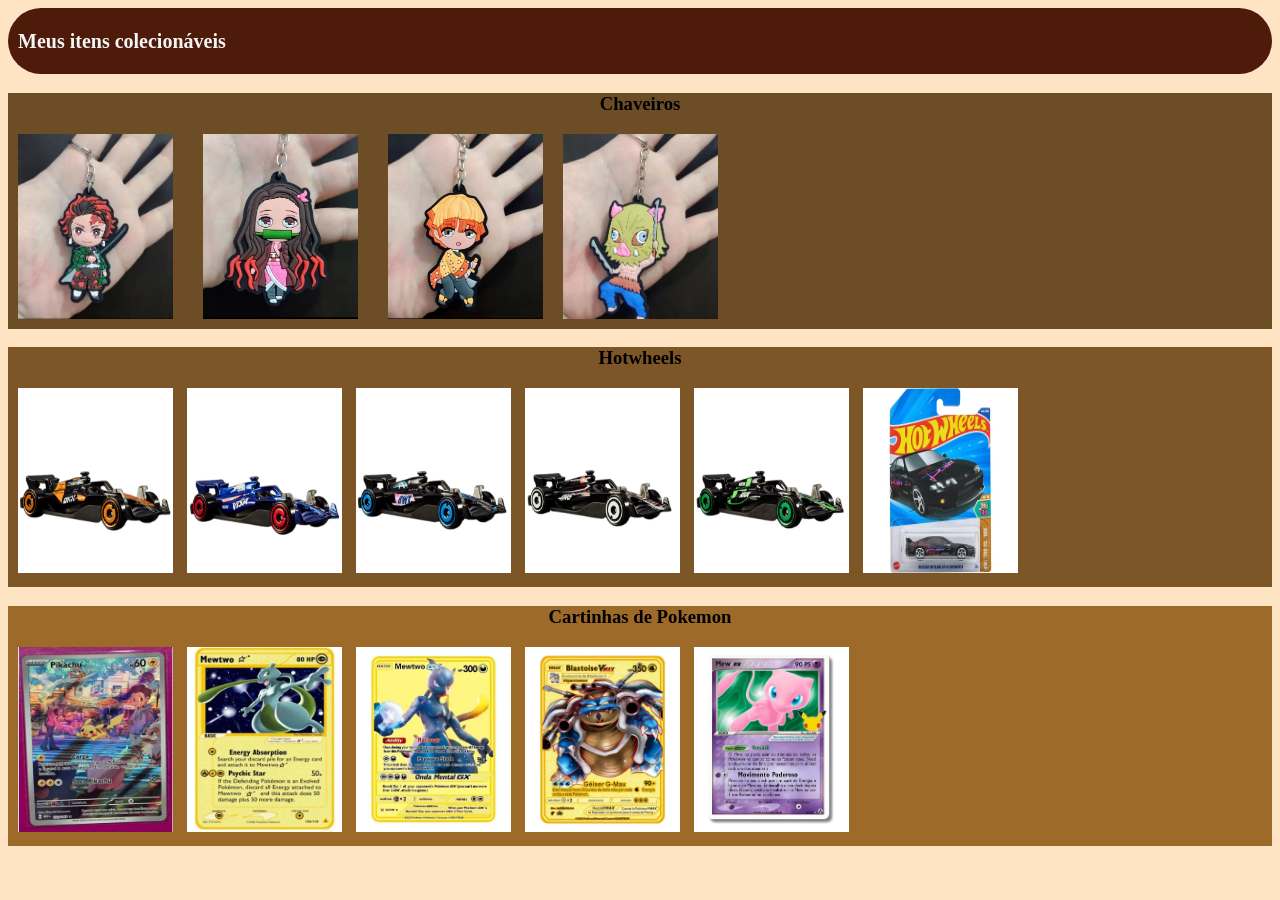
<file: atvd 1/index.html>
<!DOCTYPE html>
<html>
    <head>
        <title>Artigos de coleção</title>
        <style>
            nav{
                background-color: rgb(78, 26, 10);
                font-family:'Times New Roman', Times, serif;
                border-radius: 50px;
            }
            nav ul{
                list-style: none;
                margin: 0;
                padding: 0;
                display: flex;
            }
            nav ul li{
                margin:0;
            }
            nav ul li h1{
                display: block;
                padding: 5px 10px;
                color: whitesmoke;
                text-decoration: none;
                text-align: center;
                font-size: 20px;
            }
            h1{
                text-align: center;
                font-family: Cambria, Cochin, Georgia, Times, 'Times New Roman', serif;
            }
            body{
                background-color: bisque;
            }
            .chave{
                background-color: rgba(81, 48, 9, 0.841);
            }
            .hot{
                background-color: rgb(99, 59, 10, 0.841);
            }
            .pokemon{
                background-color: rgba(140, 83, 13, 0.841);
            }
            .itenschav{
                display: grid;
                grid-template-columns: repeat(4,185px);
                grid-template-areas: "area-1" "area-2" "area-3" "area-4";

            }
            .tanjiro{
                max-width: 100%;
                height: 185px;
                width: 155px;  
                margin-left: 10px;    
                grid-column-start:auto;
            }
            .nezuko{
                max-width: 100%;
                height: 185px;
                width: 155px;      
                margin-left: 10px;    
                grid-column-start:auto;
            }
            .inosuke{
                max-width: 100%;
                height: 185px;
                width: 155px;      
                grid-column-end: auto;
                grid-row-start: auto;
                margin-right: 10px;
            }
            .zenitsu{
                max-width: 100%;
                height: 185px;
                width: 155px;      
                margin-left: 10px;    
                margin-bottom: 10px;
                grid-column-start:auto;
            }
        
           .f11{
                max-width: 100%;
                height: 185px;
                width: 155px;      
                margin-left: 10px;
                margin-bottom: 10px;
                display: inline-block;
            }
            .f12{
                max-width: 100%;
                height: 185px;
                width: 155px;      
                margin-left: 10px;
                margin-bottom: 10px;
                display: inline-block;
            }
            .f13{
                max-width: 100%;
                height: 185px;
                width: 155px;      
                margin-left: 10px;
                margin-bottom: 10px;
                display: inline-block;
            }
            .f14{
                max-width: 100%;
                height: 185px;
                width: 155px;      
                margin-left: 10px;
                margin-bottom: 10px;
                display: inline-block;
                
            }
            .f15{
                max-width: 100%;
                height: 185px;
                width: 155px;      
                margin-left: 10px;
                margin-bottom: 10px;
                display: inline-block;
            }
            .hot1{
                max-width: 100%;
                height: 185px;
                width: 155px;      
                margin-left: 10px;
                margin-bottom: 10px;
                display: inline-block;
            }
            .p1{
                max-width: 100%;
                height: 185px;
                width: 155px;      
                margin-left: 10px;
                margin-bottom: 10px;
                display: inline-block;
            }
            .p2{
                max-width: 100%;
                height: 185px;
                width: 155px;      
                margin-left: 10px;
                margin-bottom: 10px;
                display: inline-block;
            }
            .p3{
                max-width: 100%;
                height: 185px;
                width: 155px;      
                margin-left: 10px;
                margin-bottom: 10px;
                display: inline-block;
            }
            .p4{
                max-width: 100%;
                height: 185px;
                width: 155px;      
                margin-left: 10px;
                margin-bottom: 10px;
                display: inline-block;
            }
            .p5{
                max-width: 100%;
                height: 185px;
                width: 155px;      
                margin-left: 10px;
                margin-bottom: 10px;
                display: inline-block;
            }
        </style>
    </head>
    <body>
        <nav>
            <ul>
                <li><h1>Meus itens colecionáveis</h1></li>
            </ul>
        </nav>
        <div class="chave">
            <h3 style="text-align: center;">Chaveiros</h3>
            <div class="itenschav">
                <img src="tanjiro.jpg" alt="" class="tanjiro">
                <img src="nezuko.jpg" alt="" class="nezuko">
                <img src="zenitsu.jpg" alt="" class="zenitsu">
                <img src="inosuke.jpg" alt="" class="inosuke">
            </div>
        </div>
        <div class="hot">
            <h3 style="text-align: center;">Hotwheels</h3>
            <div class="f1">
                <img src="f11.jpg" alt="" class="f11">
                <img src="f12.jpg" alt="" class="f12">
                <img src="f13.jpg" alt="" class="f13">
                <img src="f14.jpg" alt="" class="f14">
                <img src="f15.jpg" alt="" class="f15">
                <img src="hot1.jpg" alt="" class="hot1">
            </div>

        </div>
        <div class="pokemon">
            <h3 style="text-align: center;">Cartinhas de Pokemon</h3>
            <div class="poke">
                <img src="p1.jpg" alt="" class="p1">
                <img src="p2.jpg" alt="" class="p2">
                <img src="p3.jpg" alt="" class="p3">
                <img src="p4.jpg" alt="" class="p4">
                <img src="p5.jpg" alt="" class="p5">
            </div>

        </div>
    
    </body>
    <footer>

    </footer>
</html>
</file>
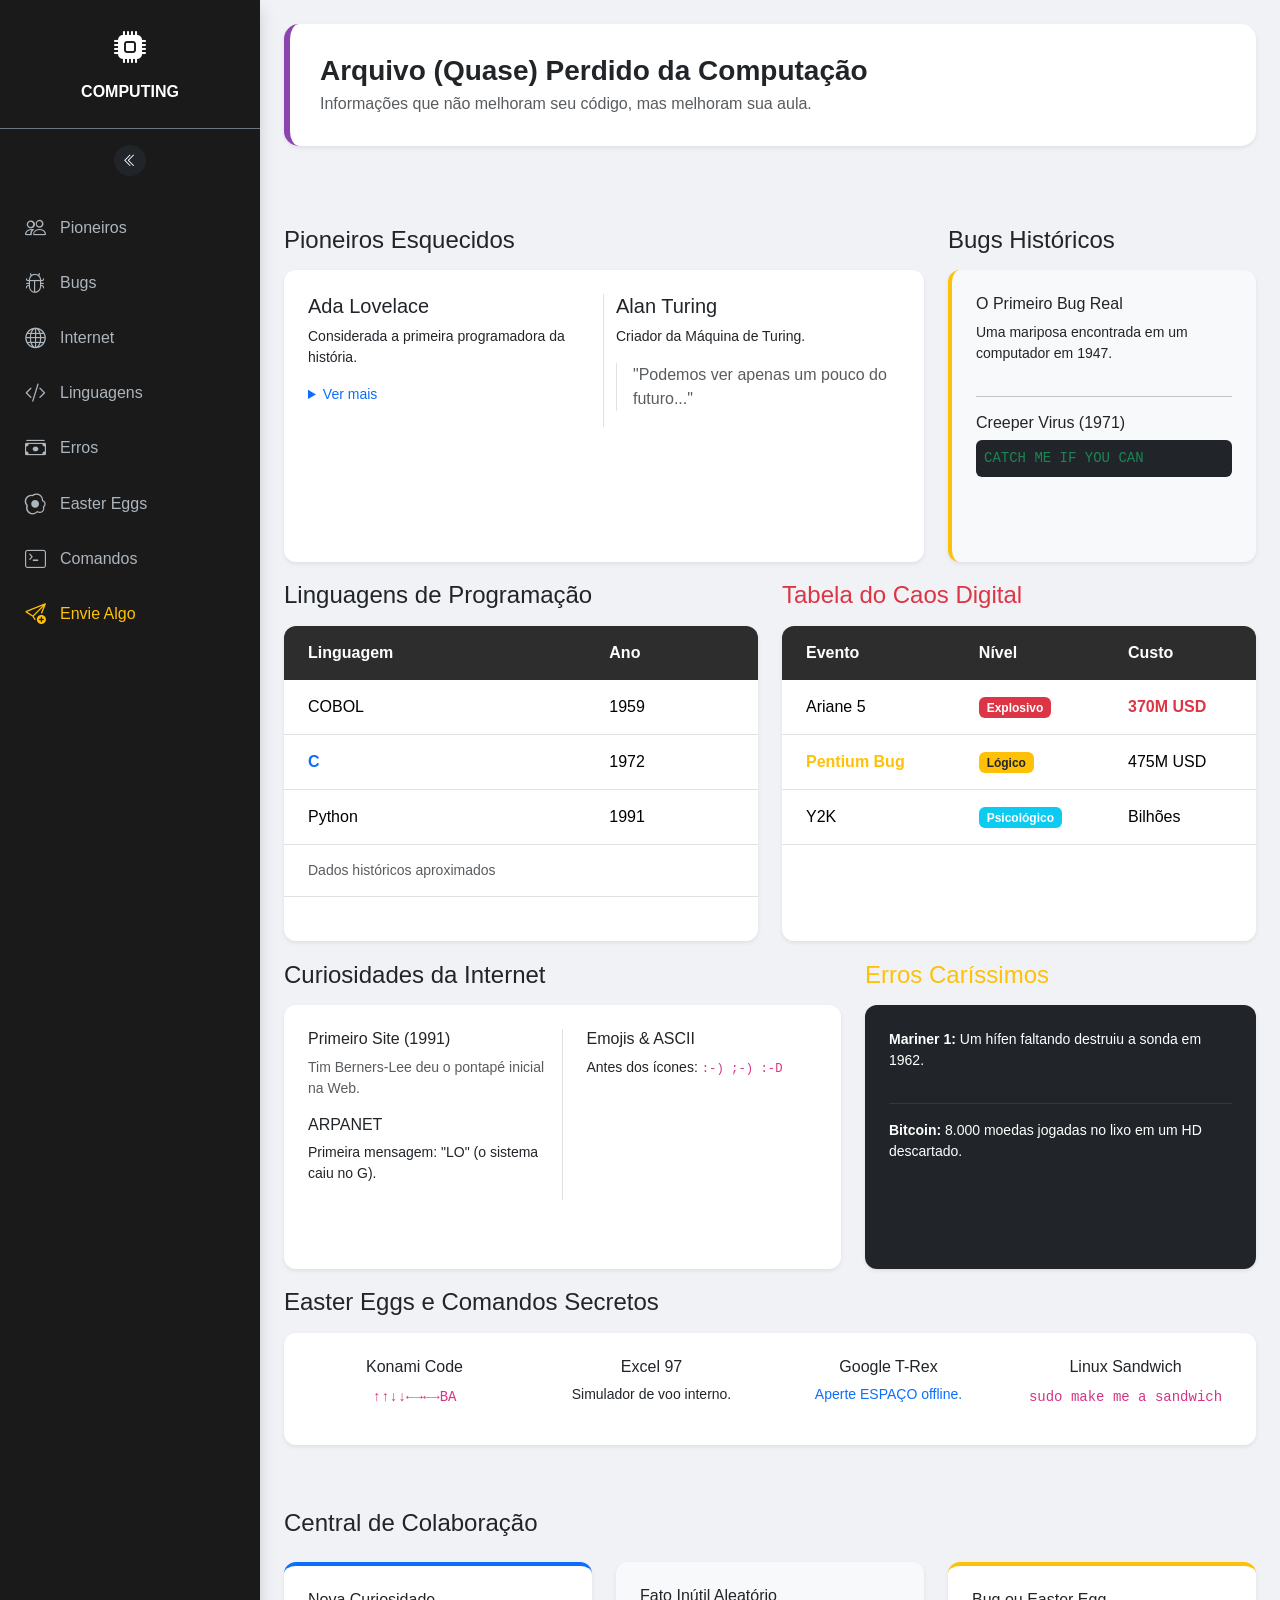
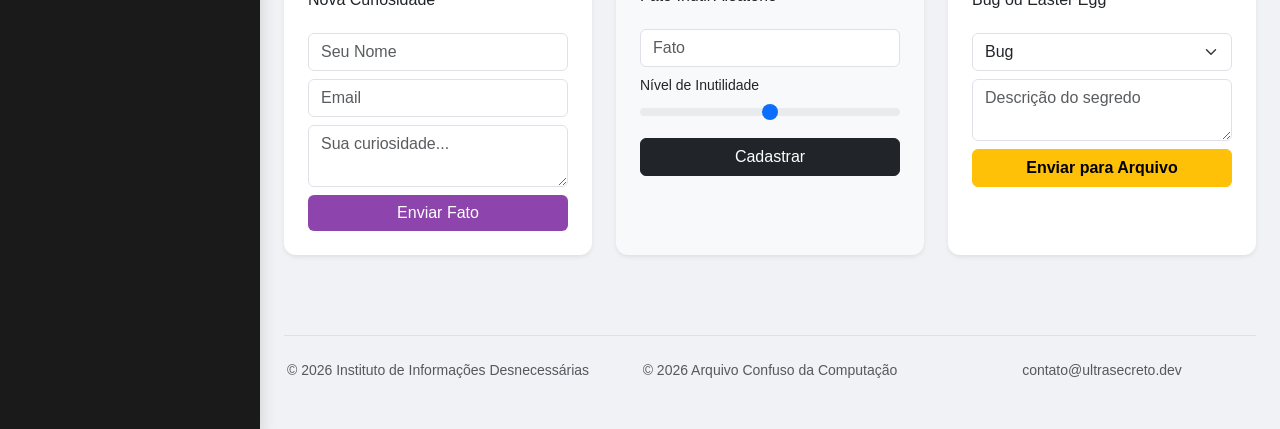
<file: atvd 4/index.html>
<!DOCTYPE html>
<html lang="pt-br">
<head>
    <meta charset="UTF-8">
    <meta name="viewport" content="width=device-width, initial-scale=1.0">
    <title>Arquivo Confuso da Computação</title>
    <link href="https://cdn.jsdelivr.net/npm/bootstrap@5.3.0/dist/css/bootstrap.min.css" rel="stylesheet">
    <link rel="stylesheet" href="https://cdn.jsdelivr.net/npm/bootstrap-icons@1.11.0/font/bootstrap-icons.css">
    <link rel="stylesheet" href="style.css">
</head>
<body>

<div class="d-flex">
    <nav id="sidebar" class="flex-column flex-shrink-0 shadow">
        <div class="p-4 text-center border-bottom border-secondary mb-3">
            <i class="bi bi-cpu-fill text-white fs-2"></i>
            <div class="logo-text text-white fw-bold mt-2">COMPUTING</div>
        </div>
        
        <div class="text-center mb-4">
            <button id="toggleBtn" class="btn btn-dark btn-sm rounded-circle shadow-none">
                <i class="bi bi-chevron-double-left" id="toggleIcon"></i>
            </button>
        </div>

        <ul class="nav nav-pills flex-column mb-auto text-small">
            <li><a href="#pioneiros" class="nav-link"><i class="bi bi-people"></i> <span>Pioneiros</span></a></li>
            <li><a href="#bugs" class="nav-link"><i class="bi bi-bug"></i> <span>Bugs</span></a></li>
            <li><a href="#internet" class="nav-link"><i class="bi bi-globe"></i> <span>Internet</span></a></li>
            <li><a href="#linguagens" class="nav-link"><i class="bi bi-code-slash"></i> <span>Linguagens</span></a></li>
            <li><a href="#erros" class="nav-link"><i class="bi bi-cash-stack"></i> <span>Erros</span></a></li>
            <li><a href="#easter-eggs" class="nav-link"><i class="bi bi-egg-fried"></i> <span>Easter Eggs</span></a></li>
            <li><a href="#comandos" class="nav-link"><i class="bi bi-terminal"></i> <span>Comandos</span></a></li>
            <li><a href="#formularios" class="nav-link text-warning"><i class="bi bi-send-plus"></i> <span>Envie Algo</span></a></li>
        </ul>
        
    </nav>

    <main class="flex-grow-1 p-4" style="max-width: 100%;">
        
        <header class="welcome-banner shadow-sm mb-5 d-flex justify-content-between align-items-center">
            <div>
                <h1 class="h3 fw-bold mb-1">Arquivo (Quase) Perdido da Computação</h1>
                <p class="text-muted mb-0">Informações que não melhoram seu código, mas melhoram sua aula.</p>
            </div>
        </header>

        <section id="pioneiros">
            <div class="row g-4">
                <div class="col-lg-8">
                    <h4 class="mb-3">Pioneiros Esquecidos</h4>
                    <div class="card shadow-sm p-4">
                        <div class="row">
                            <article class="col-md-6 mb-3 border-end">
                                <h5>Ada Lovelace</h5>
                                <p class="small">Considerada a primeira programadora da história.</p>
                                <details class="small"><summary class="text-primary cursor-pointer">Ver mais</summary>Escreveu algoritmos para a Máquina Analítica no século XIX.</details>
                            </article>
                            <article class="col-md-6 mb-3">
                                <h5>Alan Turing</h5>
                                <p class="small">Criador da Máquina de Turing.</p>
                                <blockquote class="blockquote fs-6 border-start ps-3 italic text-muted">"Podemos ver apenas um pouco do futuro..."</blockquote>
                            </article>
                        </div>
                    </div>
                </div>
                <div id="bugs" class="col-lg-4">
                    <h4 class="mb-3">Bugs Históricos</h4>
                    <div class="card shadow-sm p-4 bg-light border-start border-4 border-warning">
                        <h6>O Primeiro Bug Real</h6>
                        <p class="small">Uma mariposa encontrada em um computador em 1947.</p>
                        <hr>
                        <h6>Creeper Virus (1971)</h6>
                        <pre class="bg-dark text-success p-2 small rounded">CATCH ME IF YOU CAN</pre>
                    </div>
                </div>
            </div>
        </section>

        <section id="linguagens">
            <div class="row g-4">
                <div class="col-md-6">
                    <h4 class="mb-3">Linguagens de Programação</h4>
                    <div class="card shadow-sm overflow-hidden">
                        <table class="table table-hover table-fill mb-0">
                            <thead><tr><th class="ps-4">Linguagem</th><th>Ano</th></tr></thead>
                            <tbody>
                                <tr><td class="ps-4">COBOL</td><td>1959</td></tr>
                                <tr><td class="ps-4 text-primary fw-bold">C</td><td>1972</td></tr>
                                <tr><td class="ps-4">Python</td><td>1991</td></tr>
                            </tbody>
                            <tfoot class="bg-light"><td colspan="2" class="ps-4 small text-muted">Dados históricos aproximados</td></tfoot>
                        </table>
                    </div>
                </div>
                <div id="caos" class="col-md-6">
                    <h4 class="mb-3 text-danger">Tabela do Caos Digital</h4>
                    <div class="card shadow-sm overflow-hidden">
                        <table class="table table-hover table-fill mb-0">
                            <thead><tr><th class="ps-4">Evento</th><th>Nível</th><th>Custo</th></tr></thead>
                            <tbody>
                                <tr><td class="ps-4">Ariane 5</td><td><span class="badge bg-danger">Explosivo</span></td><td class="text-danger fw-bold">370M USD</td></tr>
                                <tr><td class="ps-4 text-warning fw-bold">Pentium Bug</td><td><span class="badge bg-warning text-dark">Lógico</span></td><td>475M USD</td></tr>
                                <tr><td class="ps-4">Y2K</td><td><span class="badge bg-info">Psicológico</span></td><td>Bilhões</td></tr>
                            </tbody>
                        </table>
                    </div>
                </div>
            </div>
        </section>

        <section id="internet">
            <div class="row g-4">
                <div class="col-lg-7">
                    <h4 class="mb-3">Curiosidades da Internet</h4>
                    <div class="card p-4 shadow-sm">
                        <div class="row">
                            <div class="col-md-6 border-end">
                                <h6>Primeiro Site (1991)</h6>
                                <p class="small text-muted">Tim Berners-Lee deu o pontapé inicial na Web.</p>
                                <h6>ARPANET</h6>
                                <p class="small">Primeira mensagem: "LO" (o sistema caiu no G).</p>
                            </div>
                            <div class="col-md-6 ps-md-4">
                                <h6>Emojis & ASCII</h6>
                                <p class="small">Antes dos ícones: <code>:-) ;-) :-D</code></p>
                            </div>
                        </div>
                    </div>
                </div>
                <div id="erros" class="col-lg-5">
                    <h4 class="mb-3 text-warning">Erros Caríssimos</h4>
                    <div class="card p-4 shadow-sm bg-dark text-white h-100">
                        <p class="small"><strong>Mariner 1:</strong> Um hífen faltando destruiu a sonda em 1962.</p>
                        <hr class="border-secondary">
                        <p class="small"><strong>Bitcoin:</strong> 8.000 moedas jogadas no lixo em um HD descartado.</p>
                    </div>
                </div>
            </div>
        </section>

        <section id="easter-eggs">
            <h4 class="mb-3">Easter Eggs e Comandos Secretos</h4>
            <div class="card shadow-sm p-4 border-0">
                <div class="row text-center g-4" id="comandos">
                    <div class="col-md-3"><h6>Konami Code</h6><code>↑↑↓↓←→←→BA</code></div>
                    <div class="col-md-3"><h6>Excel 97</h6><p class="small">Simulador de voo interno.</p></div>
                    <div class="col-md-3"><h6>Google T-Rex</h6><p class="small text-primary">Aperte ESPAÇO offline.</p></div>
                    <div class="col-md-3"><h6>Linux Sandwich</h6><code>sudo make me a sandwich</code></div>
                </div>
            </div>
        </section>

        <section id="formularios">
            <h4 class="mb-4">Central de Colaboração</h4>
            <div class="row g-4">
                <div class="col-md-4">
                    <div class="card p-4 shadow-sm border-top border-4 border-primary">
                        <h6>Nova Curiosidade</h6>
                        <form class="small mt-3">
                            <input type="text" placeholder="Seu Nome" class="form-control mb-2 shadow-none">
                            <input type="email" placeholder="Email" class="form-control mb-2 shadow-none">
                            <textarea class="form-control mb-2 shadow-none" placeholder="Sua curiosidade..."></textarea>
                            <button class="btn btn-purple w-100">Enviar Fato</button>
                        </form>
                    </div>
                </div>
                <div class="col-md-4">
                    <div class="card p-4 shadow-sm bg-light">
                        <h6>Fato Inútil Aleatório</h6>
                        <form class="small mt-3">
                            <input type="text" placeholder="Fato" class="form-control mb-2 shadow-none">
                            <label class="form-label mb-1">Nível de Inutilidade</label>
                            <input type="range" class="form-range" min="0" max="10">
                            <button class="btn btn-dark w-100 mt-2">Cadastrar</button>
                        </form>
                    </div>
                </div>
                <div class="col-md-4">
                    <div class="card p-4 shadow-sm border-top border-4 border-warning">
                        <h6>Bug ou Easter Egg</h6>
                        <form class="small mt-3">
                            <select class="form-select mb-2 shadow-none"><option>Bug</option><option>Easter Egg</option></select>
                            <textarea class="form-control mb-2 shadow-none" placeholder="Descrição do segredo"></textarea>
                            <button class="btn btn-warning w-100 fw-bold">Enviar para Arquivo</button>
                        </form>
                    </div>
                </div>
            </div>
        </section>

        <footer class="mt-5 py-4 border-top text-center text-muted small">
            <div class="row">
                <div class="col-md-4">© 2026 Instituto de Informações Desnecessárias</div>
                <div class="col-md-4">© 2026 Arquivo Confuso da Computação</div>
                <div class="col-md-4">contato@ultrasecreto.dev</div>
            </div>
        </footer>
    </main>
</div>

<script>
    const toggleBtn = document.getElementById('toggleBtn');
    const sidebar = document.getElementById('sidebar');
    const toggleIcon = document.getElementById('toggleIcon');

    toggleBtn.addEventListener('click', () => {
        sidebar.classList.toggle('collapsed');
        // Alterna o ícone entre << e >>
        if (sidebar.classList.contains('collapsed')) {
            toggleIcon.classList.replace('bi-chevron-double-left', 'bi-chevron-double-right');
        } else {
            toggleIcon.classList.replace('bi-chevron-double-right', 'bi-chevron-double-left');
        }
    });

    // Mantém o link da sidebar ativo ao clicar
    const links = document.querySelectorAll('.nav-link');
    links.forEach(link => {
        link.addEventListener('click', function() {
            links.forEach(l => l.classList.remove('active'));
            this.classList.add('active');
        });
    });
</script>

</body>
</html>
</file>
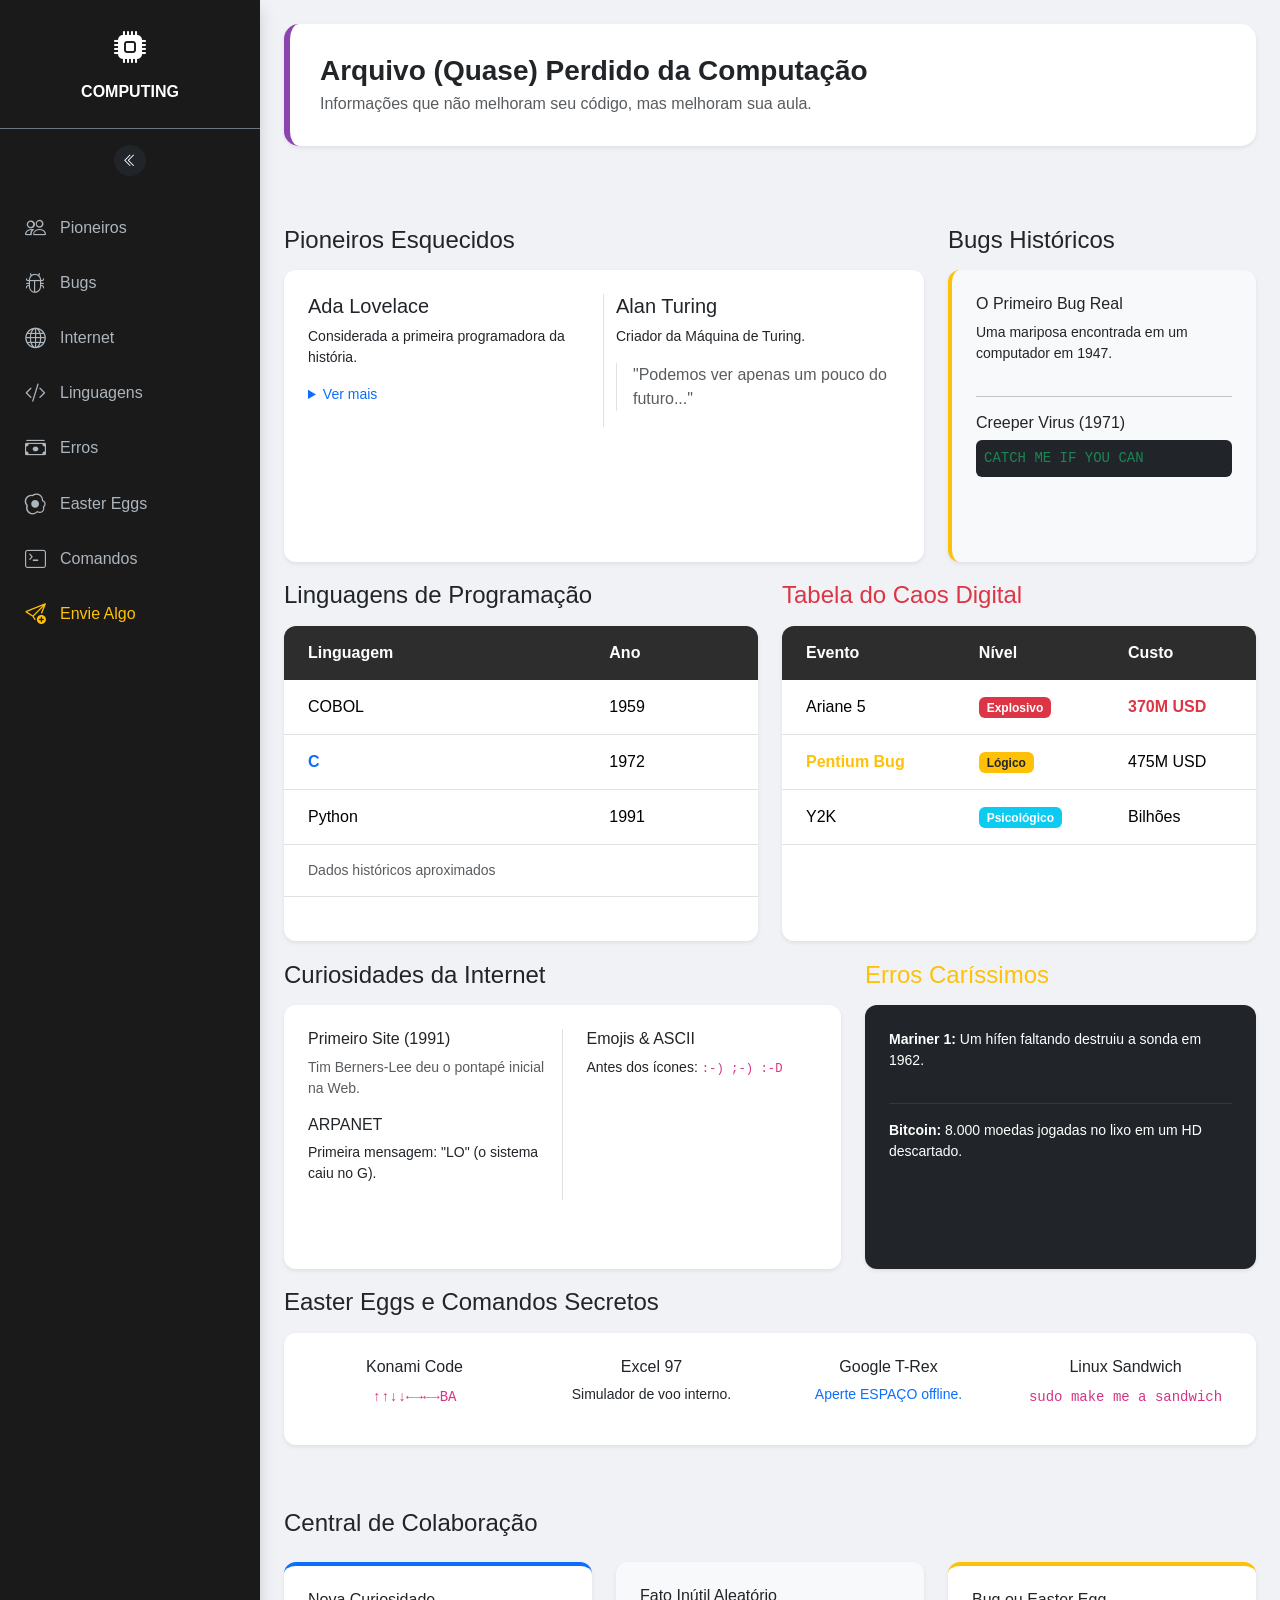
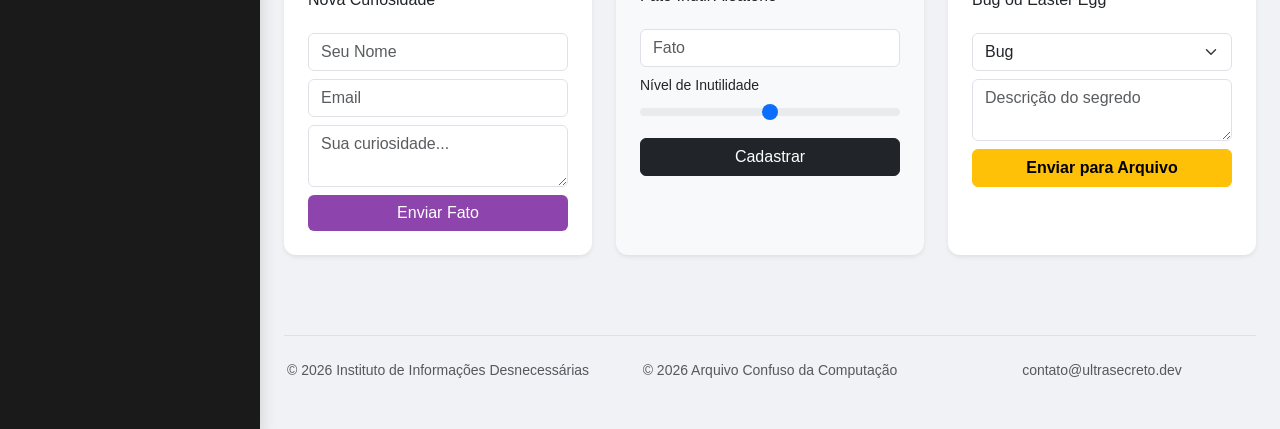
<file: atvd 5/index.html>
<!DOCTYPE html>
<html lang="pt-br">
<head>
    <meta charset="UTF-8">
    <meta name="viewport" content="width=device-width, initial-scale=1.0">
    <title>Arquivo Confuso da Computação</title>
    <link href="https://cdn.jsdelivr.net/npm/bootstrap@5.3.0/dist/css/bootstrap.min.css" rel="stylesheet">
    <link rel="stylesheet" href="https://cdn.jsdelivr.net/npm/bootstrap-icons@1.11.0/font/bootstrap-icons.css">
    <link rel="stylesheet" href="style.css">
</head>
<body>

<div class="d-flex">
    <nav id="sidebar" class="flex-column flex-shrink-0 shadow">
        <div class="p-4 text-center border-bottom border-secondary mb-3">
            <i class="bi bi-cpu-fill text-white fs-2"></i>
            <div class="logo-text text-white fw-bold mt-2">COMPUTING</div>
        </div>
        
        <div class="text-center mb-4">
            <button id="toggleBtn" class="btn btn-dark btn-sm rounded-circle shadow-none">
                <i class="bi bi-chevron-double-left" id="toggleIcon"></i>
            </button>
        </div>

        <ul class="nav nav-pills flex-column mb-auto text-small">
            <li><a href="#pioneiros" class="nav-link"><i class="bi bi-people"></i> <span>Pioneiros</span></a></li>
            <li><a href="#bugs" class="nav-link"><i class="bi bi-bug"></i> <span>Bugs</span></a></li>
            <li><a href="#internet" class="nav-link"><i class="bi bi-globe"></i> <span>Internet</span></a></li>
            <li><a href="#linguagens" class="nav-link"><i class="bi bi-code-slash"></i> <span>Linguagens</span></a></li>
            <li><a href="#erros" class="nav-link"><i class="bi bi-cash-stack"></i> <span>Erros</span></a></li>
            <li><a href="#easter-eggs" class="nav-link"><i class="bi bi-egg-fried"></i> <span>Easter Eggs</span></a></li>
            <li><a href="#comandos" class="nav-link"><i class="bi bi-terminal"></i> <span>Comandos</span></a></li>
            <li><a href="#formularios" class="nav-link text-warning"><i class="bi bi-send-plus"></i> <span>Envie Algo</span></a></li>
        </ul>
        
    </nav>

    <main class="flex-grow-1 p-4" style="max-width: 100%;">
        
        <header class="welcome-banner shadow-sm mb-5 d-flex justify-content-between align-items-center">
            <div>
                <h1 class="h3 fw-bold mb-1">Arquivo (Quase) Perdido da Computação</h1>
                <p class="text-muted mb-0">Informações que não melhoram seu código, mas melhoram sua aula.</p>
            </div>
        </header>

        <section id="pioneiros">
            <div class="row g-4">
                <div class="col-lg-8">
                    <h4 class="mb-3">Pioneiros Esquecidos</h4>
                    <div class="card shadow-sm p-4">
                        <div class="row">
                            <article class="col-md-6 mb-3 border-end">
                                <h5>Ada Lovelace</h5>
                                <p class="small">Considerada a primeira programadora da história.</p>
                                <details class="small"><summary class="text-primary cursor-pointer">Ver mais</summary>Escreveu algoritmos para a Máquina Analítica no século XIX.</details>
                            </article>
                            <article class="col-md-6 mb-3">
                                <h5>Alan Turing</h5>
                                <p class="small">Criador da Máquina de Turing.</p>
                                <blockquote class="blockquote fs-6 border-start ps-3 italic text-muted">"Podemos ver apenas um pouco do futuro..."</blockquote>
                            </article>
                        </div>
                    </div>
                </div>
                <div id="bugs" class="col-lg-4">
                    <h4 class="mb-3">Bugs Históricos</h4>
                    <div class="card shadow-sm p-4 bg-light border-start border-4 border-warning">
                        <h6>O Primeiro Bug Real</h6>
                        <p class="small">Uma mariposa encontrada em um computador em 1947.</p>
                        <hr>
                        <h6>Creeper Virus (1971)</h6>
                        <pre class="bg-dark text-success p-2 small rounded">CATCH ME IF YOU CAN</pre>
                    </div>
                </div>
            </div>
        </section>

        <section id="linguagens">
            <div class="row g-4">
                <div class="col-md-6">
                    <h4 class="mb-3">Linguagens de Programação</h4>
                    <div class="card shadow-sm overflow-hidden">
                        <table class="table table-hover table-fill mb-0">
                            <thead><tr><th class="ps-4">Linguagem</th><th>Ano</th></tr></thead>
                            <tbody>
                                <tr><td class="ps-4">COBOL</td><td>1959</td></tr>
                                <tr><td class="ps-4 text-primary fw-bold">C</td><td>1972</td></tr>
                                <tr><td class="ps-4">Python</td><td>1991</td></tr>
                            </tbody>
                            <tfoot class="bg-light"><td colspan="2" class="ps-4 small text-muted">Dados históricos aproximados</td></tfoot>
                        </table>
                    </div>
                </div>
                <div id="caos" class="col-md-6">
                    <h4 class="mb-3 text-danger">Tabela do Caos Digital</h4>
                    <div class="card shadow-sm overflow-hidden">
                        <table class="table table-hover table-fill mb-0">
                            <thead><tr><th class="ps-4">Evento</th><th>Nível</th><th>Custo</th></tr></thead>
                            <tbody>
                                <tr><td class="ps-4">Ariane 5</td><td><span class="badge bg-danger">Explosivo</span></td><td class="text-danger fw-bold">370M USD</td></tr>
                                <tr><td class="ps-4 text-warning fw-bold">Pentium Bug</td><td><span class="badge bg-warning text-dark">Lógico</span></td><td>475M USD</td></tr>
                                <tr><td class="ps-4">Y2K</td><td><span class="badge bg-info">Psicológico</span></td><td>Bilhões</td></tr>
                            </tbody>
                        </table>
                    </div>
                </div>
            </div>
        </section>

        <section id="internet">
            <div class="row g-4">
                <div class="col-lg-7">
                    <h4 class="mb-3">Curiosidades da Internet</h4>
                    <div class="card p-4 shadow-sm">
                        <div class="row">
                            <div class="col-md-6 border-end">
                                <h6>Primeiro Site (1991)</h6>
                                <p class="small text-muted">Tim Berners-Lee deu o pontapé inicial na Web.</p>
                                <h6>ARPANET</h6>
                                <p class="small">Primeira mensagem: "LO" (o sistema caiu no G).</p>
                            </div>
                            <div class="col-md-6 ps-md-4">
                                <h6>Emojis & ASCII</h6>
                                <p class="small">Antes dos ícones: <code>:-) ;-) :-D</code></p>
                            </div>
                        </div>
                    </div>
                </div>
                <div id="erros" class="col-lg-5">
                    <h4 class="mb-3 text-warning">Erros Caríssimos</h4>
                    <div class="card p-4 shadow-sm bg-dark text-white h-100">
                        <p class="small"><strong>Mariner 1:</strong> Um hífen faltando destruiu a sonda em 1962.</p>
                        <hr class="border-secondary">
                        <p class="small"><strong>Bitcoin:</strong> 8.000 moedas jogadas no lixo em um HD descartado.</p>
                    </div>
                </div>
            </div>
        </section>

        <section id="easter-eggs">
            <h4 class="mb-3">Easter Eggs e Comandos Secretos</h4>
            <div class="card shadow-sm p-4 border-0">
                <div class="row text-center g-4" id="comandos">
                    <div class="col-md-3"><h6>Konami Code</h6><code>↑↑↓↓←→←→BA</code></div>
                    <div class="col-md-3"><h6>Excel 97</h6><p class="small">Simulador de voo interno.</p></div>
                    <div class="col-md-3"><h6>Google T-Rex</h6><p class="small text-primary">Aperte ESPAÇO offline.</p></div>
                    <div class="col-md-3"><h6>Linux Sandwich</h6><code>sudo make me a sandwich</code></div>
                </div>
            </div>
        </section>

        <section id="formularios">
            <h4 class="mb-4">Central de Colaboração</h4>
            <div class="row g-4">
                <div class="col-md-4">
                    <div class="card p-4 shadow-sm border-top border-4 border-primary">
                        <h6>Nova Curiosidade</h6>
                        <form class="small mt-3">
                            <input type="text" placeholder="Seu Nome" class="form-control mb-2 shadow-none">
                            <input type="email" placeholder="Email" class="form-control mb-2 shadow-none">
                            <textarea class="form-control mb-2 shadow-none" placeholder="Sua curiosidade..."></textarea>
                            <button class="btn btn-purple w-100">Enviar Fato</button>
                        </form>
                    </div>
                </div>
                <div class="col-md-4">
                    <div class="card p-4 shadow-sm bg-light">
                        <h6>Fato Inútil Aleatório</h6>
                        <form class="small mt-3">
                            <input type="text" placeholder="Fato" class="form-control mb-2 shadow-none">
                            <label class="form-label mb-1">Nível de Inutilidade</label>
                            <input type="range" class="form-range" min="0" max="10">
                            <button class="btn btn-dark w-100 mt-2">Cadastrar</button>
                        </form>
                    </div>
                </div>
                <div class="col-md-4">
                    <div class="card p-4 shadow-sm border-top border-4 border-warning">
                        <h6>Bug ou Easter Egg</h6>
                        <form class="small mt-3">
                            <select class="form-select mb-2 shadow-none"><option>Bug</option><option>Easter Egg</option></select>
                            <textarea class="form-control mb-2 shadow-none" placeholder="Descrição do segredo"></textarea>
                            <button class="btn btn-warning w-100 fw-bold">Enviar para Arquivo</button>
                        </form>
                    </div>
                </div>
            </div>
        </section>

        <footer class="mt-5 py-4 border-top text-center text-muted small">
            <div class="row">
                <div class="col-md-4">© 2026 Instituto de Informações Desnecessárias</div>
                <div class="col-md-4">© 2026 Arquivo Confuso da Computação</div>
                <div class="col-md-4">contato@ultrasecreto.dev</div>
            </div>
        </footer>
    </main>
</div>

<script>
    const toggleBtn = document.getElementById('toggleBtn');
    const sidebar = document.getElementById('sidebar');
    const toggleIcon = document.getElementById('toggleIcon');

    toggleBtn.addEventListener('click', () => {
        sidebar.classList.toggle('collapsed');
        // Alterna o ícone entre << e >>
        if (sidebar.classList.contains('collapsed')) {
            toggleIcon.classList.replace('bi-chevron-double-left', 'bi-chevron-double-right');
        } else {
            toggleIcon.classList.replace('bi-chevron-double-right', 'bi-chevron-double-left');
        }
    });

    // Mantém o link da sidebar ativo ao clicar
    const links = document.querySelectorAll('.nav-link');
    links.forEach(link => {
        link.addEventListener('click', function() {
            links.forEach(l => l.classList.remove('active'));
            this.classList.add('active');
        });
    });
</script>

</body>
</html>
</file>
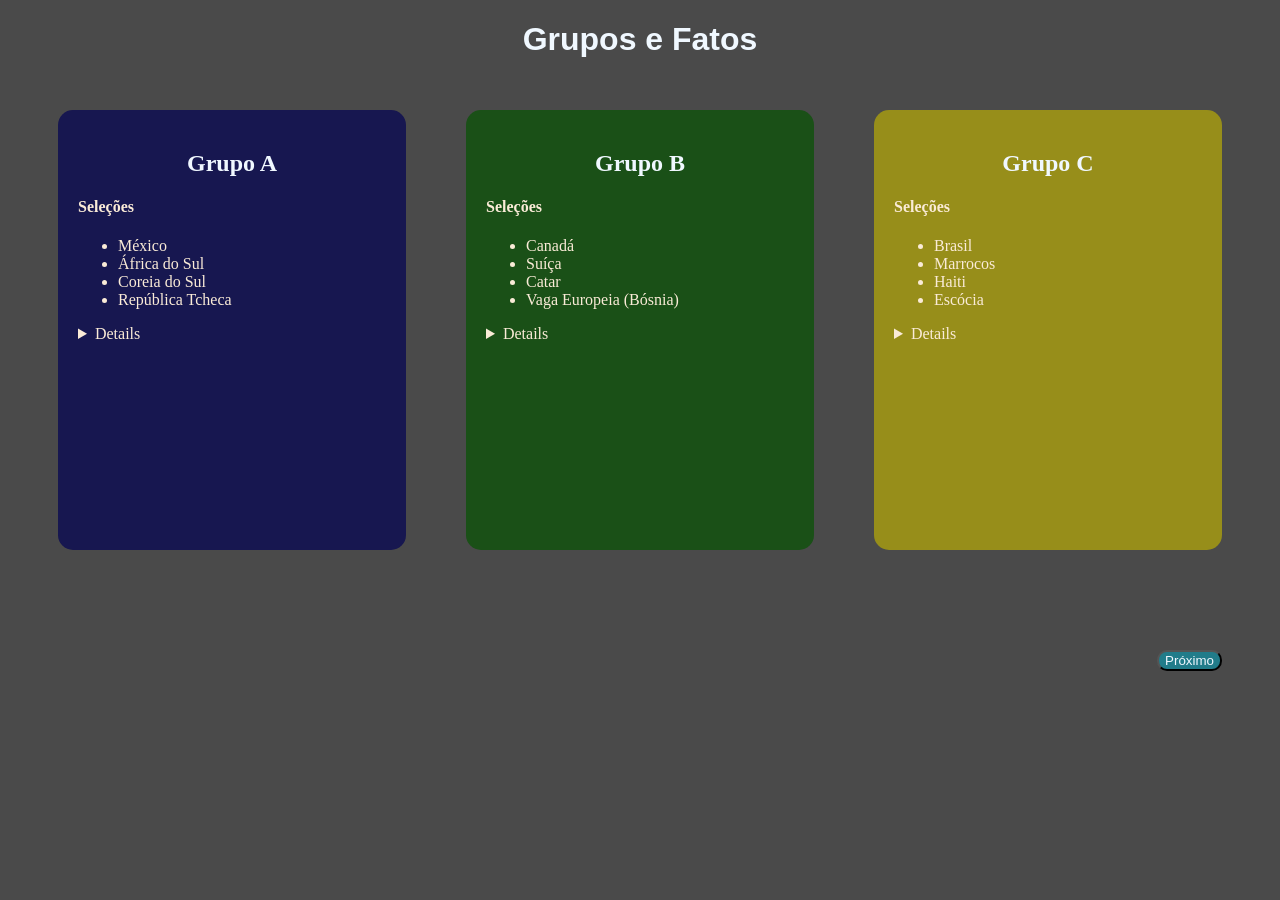
<file: prova02-correcao/index.html>
<!DOCTYPE html>
<html lang="pt-br">

<head>
    <meta charset="UTF-8">
    <meta name="viewport" content="width=device-width, initial-scale=1.0">
    <title>Escalação da Copa 2026</title>
    <link rel="stylesheet" href="style.css">
</head>

<body>
    <h1>Grupos e Fatos</h1>
    <div class="cont">
        <div class="gpAD">
            <h2>Grupo A</h2>
            <h4>Seleções</h4>
            <ul>
                <li>México</li>
                <li>África do Sul</li>
                <li>Coreia do Sul</li>
                <li>República Tcheca</li>
            </ul>
            <details><strong>Fatos:</strong> O jogo de abertura será México x África do Sul. Confrontos entre Coreia do
                Sul e
                seleções europeias já ocorreram em várias Copas, com histórico equilibrado.</details>
        </div>

        <div class="gpBE">
            <h2>Grupo B</h2>
            <h4>Seleções</h4>
            <ul>
                <li>Canadá</li>
                <li>Suíça</li>
                <li>Catar</li>
                <li>Vaga Europeia (Bósnia)</li>
            </ul>
            <details><strong>Fatos:</strong> O Canadá joga em casa, fator importante de desempenho. Catar e Suíça já
                    se enfrentaram
                    recentemente em amistosos internacionais.</details>
        </div>

        <div class="gpCF">
            <h2>Grupo C</h2>
            <h4>Seleções</h4>
            <ul>
                <li>Brasil</li>
                <li>Marrocos</li>
                <li>Haiti</li>
                <li>Escócia</li>
            </ul>
            <details><strong>Fatos:</strong> Brasil, Marrocos e Escócia já dividiram grupo em 1998. Brasil nunca perdeu
                para a Escócia em Copas.</details>
        </div>
    </div>

    <button onclick="prox()" class="btn">Próximo</button>

    <script src="script.js"></script>
</body>

</html>
</file>
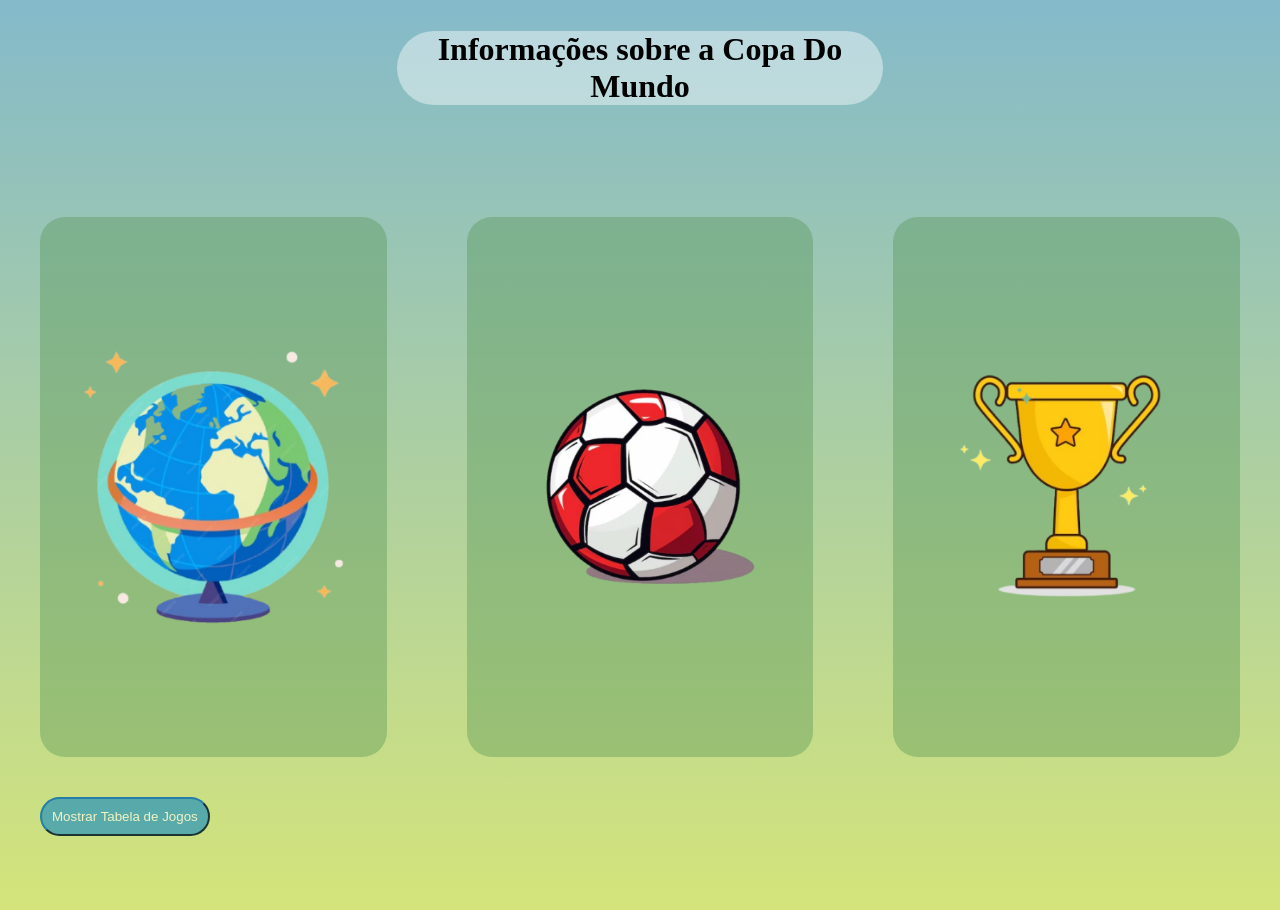
<file: prova1_Correcao/index.html>
<!DOCTYPE html>
<html lang="pt-br">

<head>
    <meta charset="UTF-8">
    <meta name="viewport" content="width=device-width, initial-scale=1.0">
    <link rel="stylesheet" href="style.css">
    <title>Document</title>
</head>

<body>
    <div class="h">
        <h1>Informações sobre a Copa Do Mundo</h1>
    </div>
    <div class="cont">
        <div class="org">
            <img src="mundo.png" alt="" class="ft1">
            <div class="overlay">
                <div class="text1">
                    <h3>Organização e Sedes</h3>
                    <p>A Copa do Mundo FIFA de 2026 será a primeira edição realizada em três países: Estados Unidos,
                        Canadá
                        e
                        México. Essa será também a maior Copa da história em número de cidades-sede, com partidas
                        distribuídas
                        por diversas regiões da América do Norte, ampliando o alcance global do torneio.</p>
                </div>
            </div>
        </div>
        <div class="form">
            <img src="bola.png" alt="" class="ft2">
            <div class="overlay">
                <div class="text2">
                    <h3>Novo Formato</h3>
                    <p>O torneio contará com 48 seleções, em vez das tradicionais 32. As equipes serão divididas em
                        grupos,
                        aumentando o número total de jogos e dando mais oportunidades para países de diferentes
                        continentes
                        participarem. Essa mudança foi promovida pela FIFA para tornar a competição mais inclusiva e
                        competitiva.</p>
                </div>
            </div>
            <div class="ft2">

            </div>
        </div>
        <div class="exp">
            <img src="trofeu.png" alt="" class="ft3">
            <div class="overlay">
                <div class="text3">
                    <h3>Expectativas e Impacto</h3>
                    <p>A edição de 2026 promete ser uma das mais assistidas da história, com grande impacto econômico e
                        cultural
                        nos países-sede. Além disso, seleções tradicionais e emergentes devem protagonizar jogos de alto
                        nível,
                        aumentando ainda mais o interesse global pelo futebol e fortalecendo o esporte em novas regiões.
                    </p>
                </div>
            </div>

        </div>
    </div>

    <button onclick="mostraTabela()" class="botao">Mostrar Tabela de Jogos</button>
    <div id="area-tabela"></div>
    
    <script src="script.js"></script>
</body>

</html>
</file>
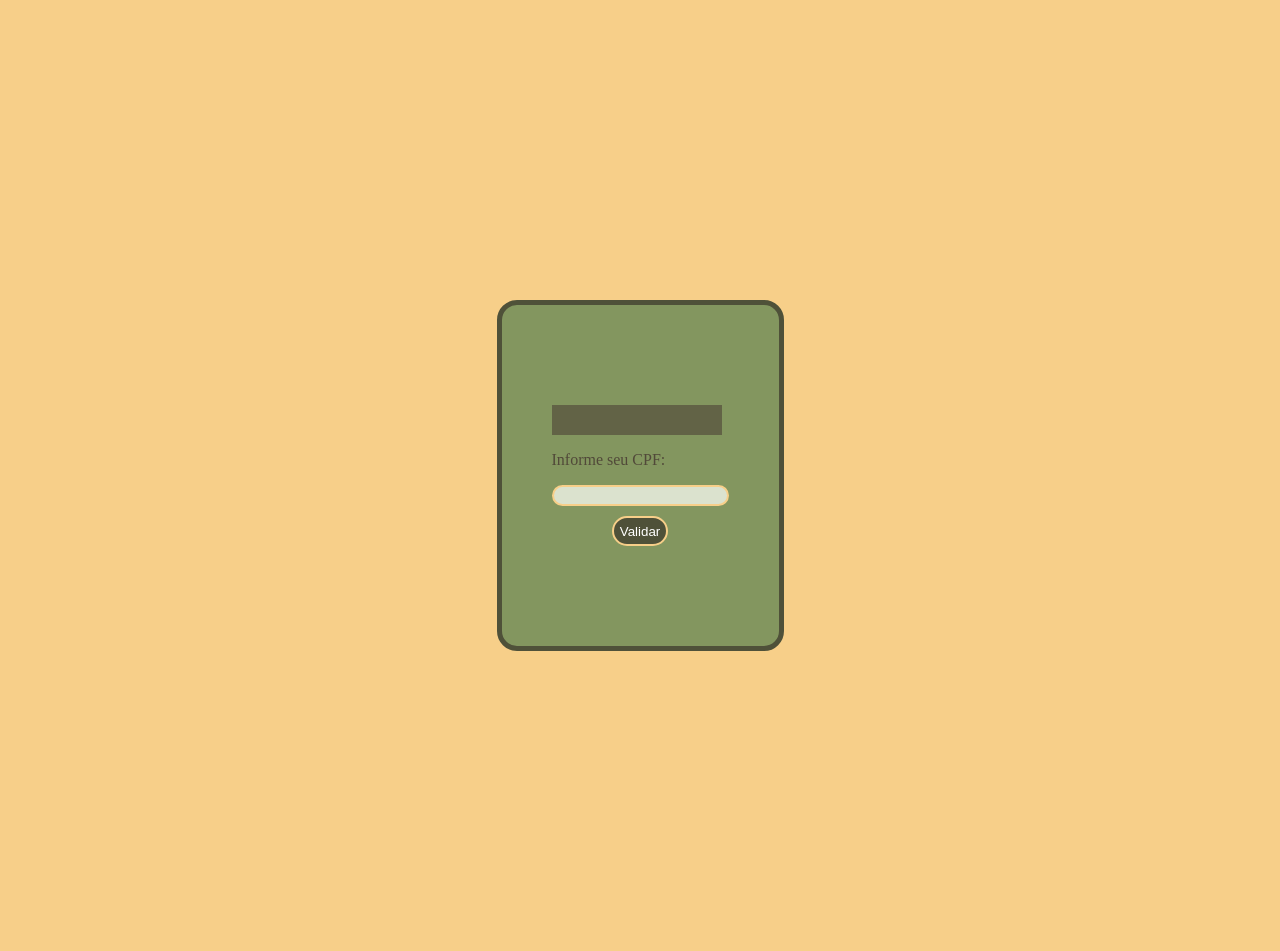
<file: 12.05.26/atvd 1/index.html>
<!DOCTYPE html>
<html lang="pt-br">

<head>
    <meta charset="UTF-8">
    <meta name="viewport" content="width=device-width, initial-scale=1.0">
    <link rel="stylesheet" href="style.css">
    <title>Validar CPF</title>
</head>

<body>
    <div class="container">
        <div class="box">
            <div id="pop">

            </div>
            <p>Informe seu CPF:</p>
            <input id="line" type="text">
            <div class="areabtn">
                <button class="btn" onclick="validaCPF()">Validar</button>
            </div>
        </div>
    </div>
    <script src="script.js"></script>
</body>

</html>
</file>
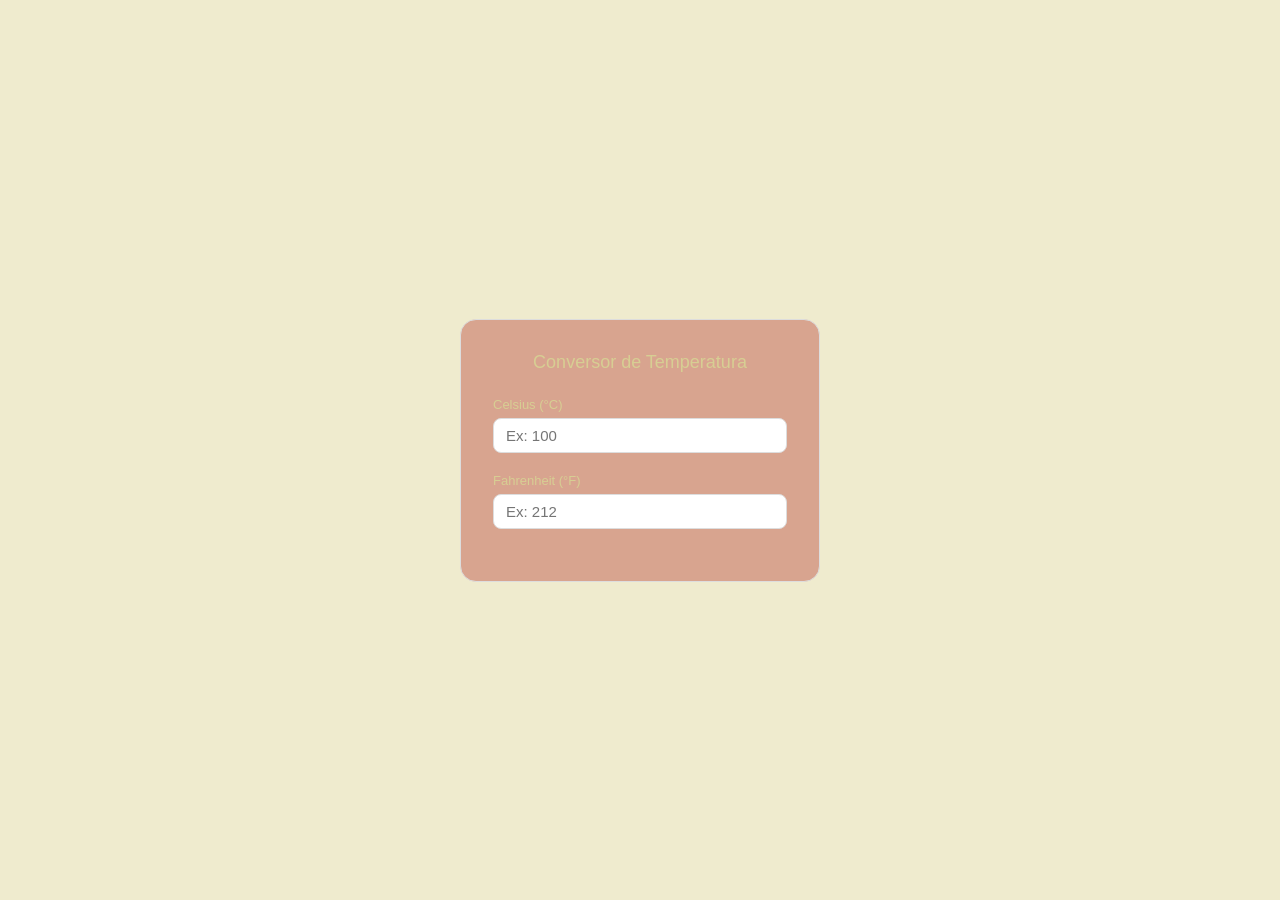
<file: 12.05.26/atvd 2/index.html>
<!DOCTYPE html>
<html lang="pt-br">
<head>
    <meta charset="UTF-8">
    <meta name="viewport" content="width=device-width, initial-scale=1.0">
    <link rel="stylesheet" href="style.css">
    <title>Conversor de Temperatura</title>
</head>
<body>
    <div class="container">
        <div class="card">
            <p class="title">Conversor de Temperatura</p>
            <div class="field">
                <label for="celsius">Celsius (°C)</label>
                <input id="celsius" type="number"  step="0.1" placeholder="Ex: 100">
            </div>

            <div class="field">
                <label for="fahrenheit">Fahrenheit (°F)</label>
                <input id="fahrenheit" type="number"  step="0.1" placeholder="Ex: 212">
            </div>
        </div>
    </div>
    <script src="script.js"></script>
</body>
</html>
</file>
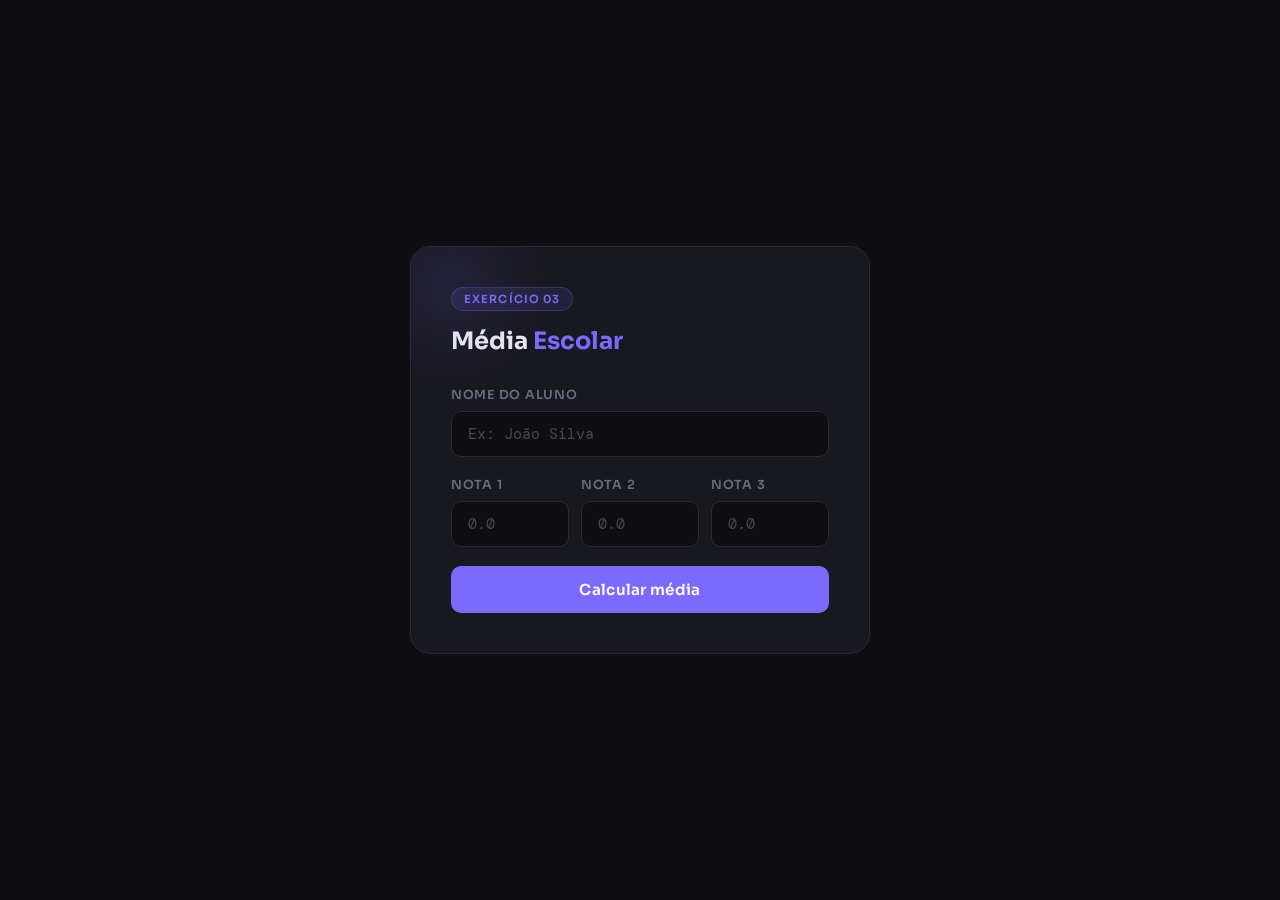
<file: 12.05.26/atvd 3/index.html>
<!DOCTYPE html>
<html lang="en">
<head>
    <meta charset="UTF-8">
    <meta name="viewport" content="width=device-width, initial-scale=1.0">
    <link href="https://fonts.googleapis.com/css2?family=DM+Mono:wght@400;500&family=Sora:wght@300;400;600;700&display=swap" rel="stylesheet">
    <link rel="stylesheet" href="style.css">
    <title>Média Escolar</title>
</head>
<body>
  <div class="card">
    <div class="header">
      <div class="badge">Exercício 03</div>
      <h1>Média <span>Escolar</span></h1>
    </div>
 
    <div class="form-group">
      <label for="nome">Nome do aluno</label>
      <input type="text" id="nome" placeholder="Ex: João Silva">
    </div>
 
    <div class="notas-grid">
      <div class="form-group">
        <label for="nota1">Nota 1</label>
        <input type="number" id="nota1" placeholder="0.0" min="0" max="10" step="0.1">
      </div>
      <div class="form-group">
        <label for="nota2">Nota 2</label>
        <input type="number" id="nota2" placeholder="0.0" min="0" max="10" step="0.1">
      </div>
      <div class="form-group">
        <label for="nota3">Nota 3</label>
        <input type="number" id="nota3" placeholder="0.0" min="0" max="10" step="0.1">
      </div>
    </div>
 
    <button id="btn-calcular" onclick="calcMedia()">Calcular média</button>
 
    <div class="erro" id="erro">Preencha todos os campos corretamente.</div>
 
    <div class="resultado" id="resultado">
      <div class="resultado-label" id="res-label"></div>
      <div class="resultado-nome" id="res-nome"></div>
      <div class="resultado-media" id="resmedia"></div>
      <div class="resultado-msg" id="res-msg"></div>
      <div class="falta-info" id="res-falta"></div>
    </div>
  </div>

  <script src="script.js"></script>
</body>
</html>
</file>
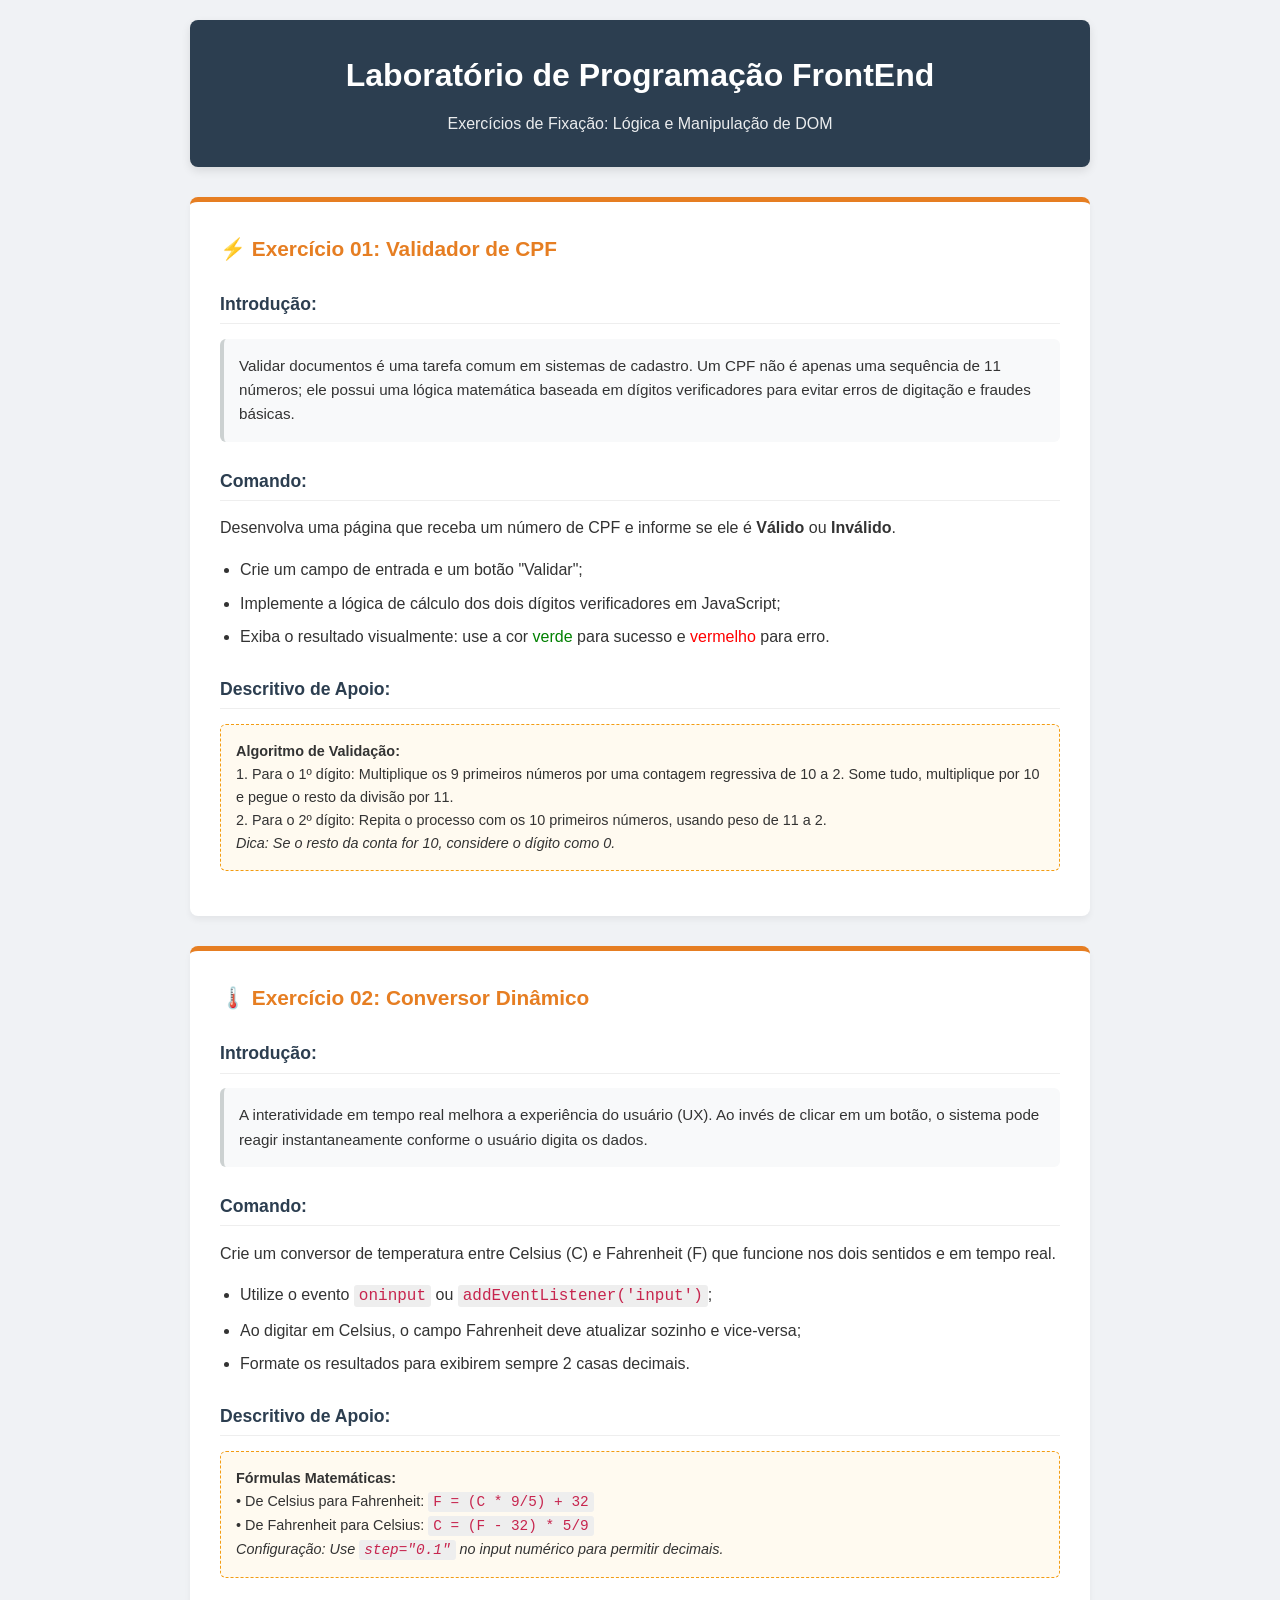
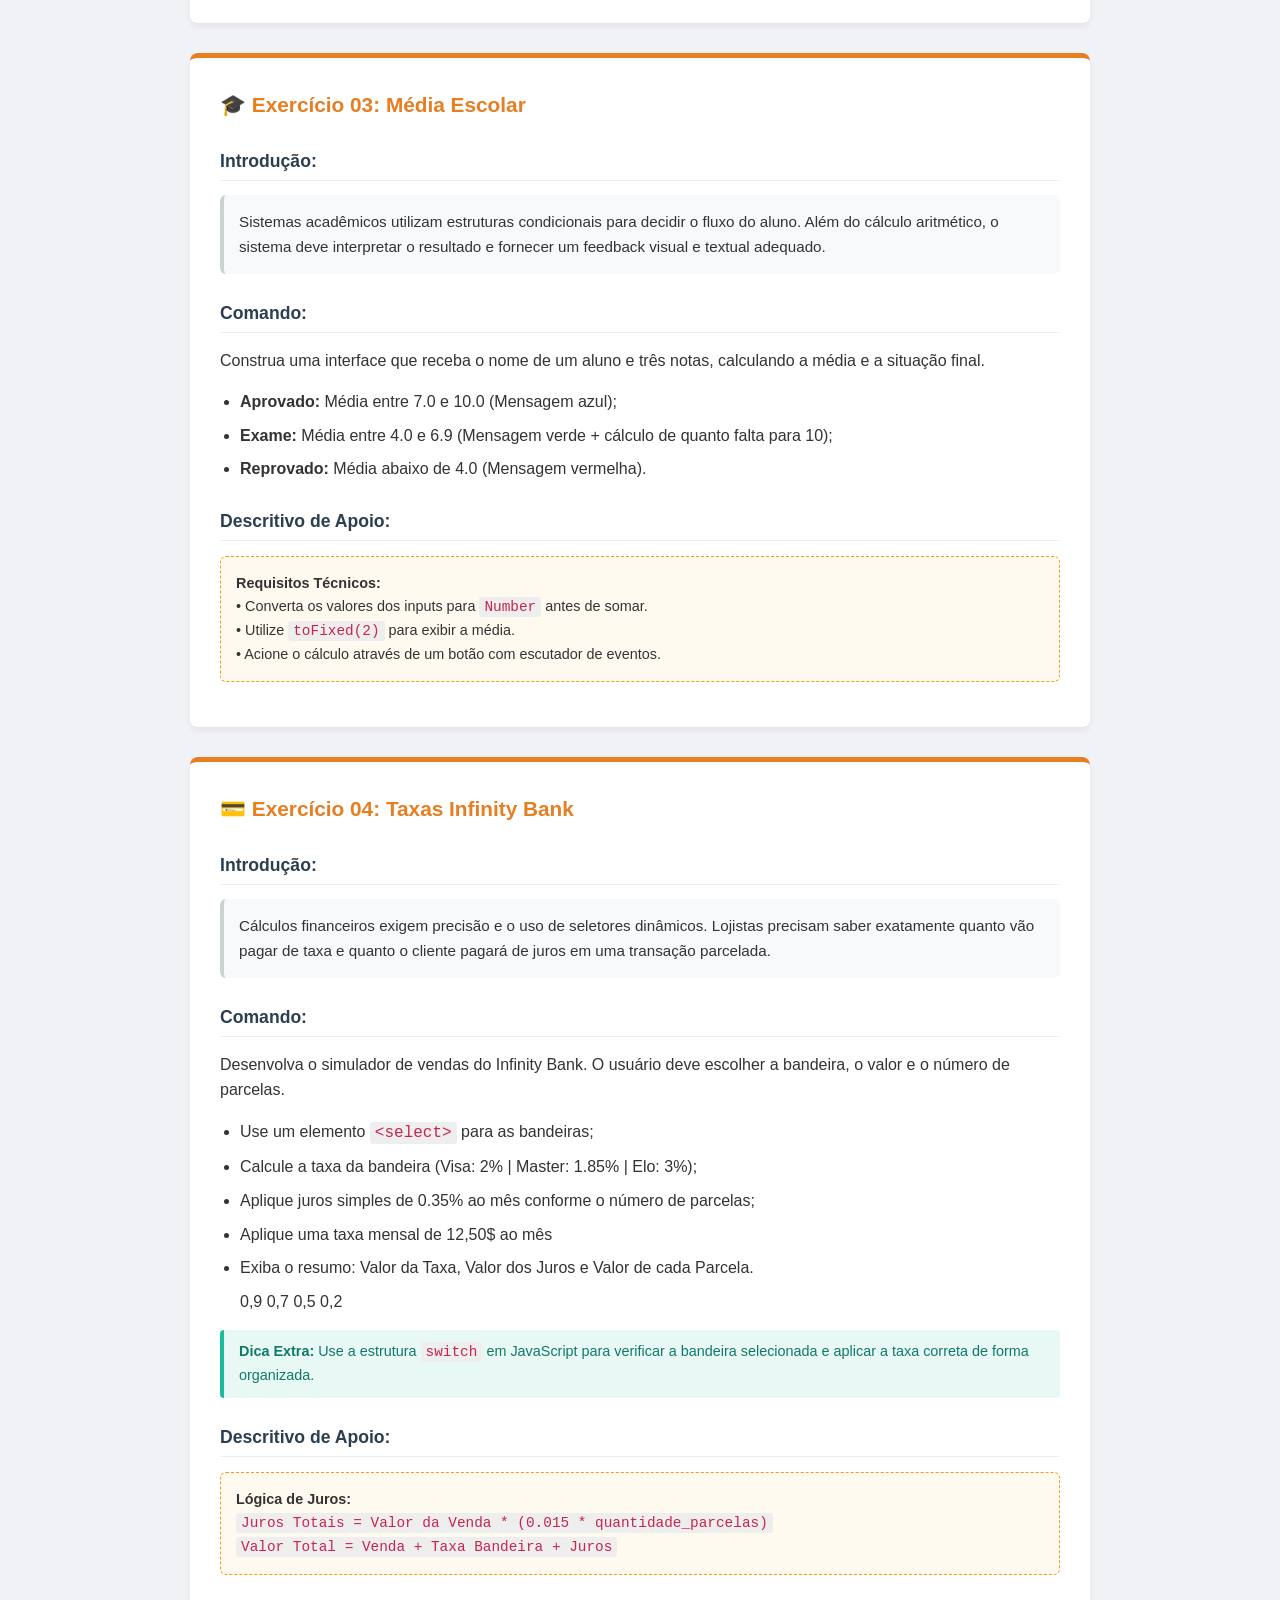
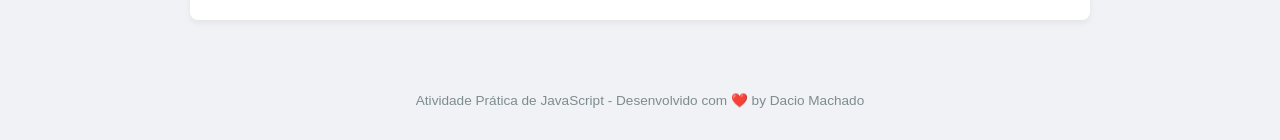
<file: 12.05.26/exercicios/index.html>
<!DOCTYPE html>
<html lang="pt-br">
<head>
    <meta charset="UTF-8">
    <meta name="viewport" content="width=device-width, initial-scale=1.0">
    <title>Atividade Prática: Lógica com JavaScript</title>
    <style>
        :root {
            --primary-color: #2c3e50;
            --accent-color: #e67e22; /* Cor diferente da prova para diferenciar */
            --bg-color: #f0f2f5;
            --card-bg: #ffffff;
            --text-color: #333;
        }

        body {
            font-family: 'Segoe UI', Tahoma, Geneva, Verdana, sans-serif;
            background-color: var(--bg-color);
            color: var(--text-color);
            line-height: 1.6;
            margin: 0;
            padding: 20px;
        }

        .container {
            max-width: 900px;
            margin: 0 auto;
        }

        header {
            text-align: center;
            padding: 30px 0;
            background: var(--primary-color);
            color: white;
            border-radius: 8px;
            margin-bottom: 30px;
            box-shadow: 0 4px 10px rgba(0,0,0,0.1);
        }

        header h1 { margin: 0; font-size: 2em; }
        header p { margin: 10px 0 0; opacity: 0.9; }

        .question-card {
            background: var(--card-bg);
            padding: 30px;
            border-radius: 8px;
            box-shadow: 0 4px 6px rgba(0,0,0,0.05);
            margin-bottom: 30px;
            border-top: 5px solid var(--accent-color);
        }

        .question-header {
            font-weight: bold;
            font-size: 1.3em;
            color: var(--accent-color);
            margin-bottom: 15px;
            display: flex;
            align-items: center;
        }

        h2 {
            font-size: 1.1em;
            color: var(--primary-color);
            margin-top: 25px;
            border-bottom: 1px solid #eee;
            padding-bottom: 5px;
        }

        .intro-box {
            background-color: #f8f9fa;
            padding: 15px;
            border-radius: 6px;
            border-left: 4px solid #ccd1d1;
            font-size: 0.95em;
        }

        .descritivo-apoio {
            background-color: #fffaf0;
            padding: 15px;
            margin: 15px 0;
            border-radius: 6px;
            border: 1px dashed #f39c12;
            font-size: 0.9em;
        }

        .comando {
            font-weight: 500;
        }

        .item-destaque {
            background-color: #e8f8f5;
            padding: 10px 15px;
            margin: 15px 0;
            border-radius: 4px;
            font-size: 0.9em;
            color: #117a65;
            border-left: 4px solid #1abc9c;
        }

        code {
            background: #eee;
            padding: 2px 5px;
            border-radius: 3px;
            font-family: 'Consolas', monospace;
            color: #c7254e;
        }

        ul { padding-left: 20px; }
        li { margin-bottom: 8px; }

        footer {
            text-align: center;
            margin-top: 50px;
            padding: 20px;
            font-size: 0.85em;
            color: #7f8c8d;
        }
    </style>
</head>
<body>

    <div class="container">
        <header>
            <h1>Laboratório de Programação FrontEnd </h1>
            <p>Exercícios de Fixação: Lógica e Manipulação de DOM</p>
        </header>

        <section class="question-card">
            <div class="question-header">⚡ Exercício 01: Validador de CPF</div>
            
            <h2>Introdução:</h2>
            <div class="intro-box">
                Validar documentos é uma tarefa comum em sistemas de cadastro. Um CPF não é apenas uma sequência de 11 números; ele possui uma lógica matemática baseada em dígitos verificadores para evitar erros de digitação e fraudes básicas.
            </div>

            <h2>Comando:</h2>
            <div class="comando">
                Desenvolva uma página que receba um número de CPF e informe se ele é <strong>Válido</strong> ou <strong>Inválido</strong>.
                <ul>
                    <li>Crie um campo de entrada e um botão "Validar";</li>
                    <li>Implemente a lógica de cálculo dos dois dígitos verificadores em JavaScript;</li>
                    <li>Exiba o resultado visualmente: use a cor <span style="color:green">verde</span> para sucesso e <span style="color:red">vermelho</span> para erro.</li>
                </ul>
            </div>

            <h2>Descritivo de Apoio:</h2>
            <div class="descritivo-apoio">
                <strong>Algoritmo de Validação:</strong>
                <br>1. Para o 1º dígito: Multiplique os 9 primeiros números por uma contagem regressiva de 10 a 2. Some tudo, multiplique por 10 e pegue o resto da divisão por 11.
                <br>2. Para o 2º dígito: Repita o processo com os 10 primeiros números, usando peso de 11 a 2.
                <br><em>Dica: Se o resto da conta for 10, considere o dígito como 0.</em>
            </div>
        </section>

        <section class="question-card">
            <div class="question-header">🌡️ Exercício 02: Conversor Dinâmico</div>
            
            <h2>Introdução:</h2>
            <div class="intro-box">
                A interatividade em tempo real melhora a experiência do usuário (UX). Ao invés de clicar em um botão, o sistema pode reagir instantaneamente conforme o usuário digita os dados.
            </div>

            <h2>Comando:</h2>
            <div class="comando">
                Crie um conversor de temperatura entre Celsius (C) e Fahrenheit (F) que funcione nos dois sentidos e em tempo real.
                <ul>
                    <li>Utilize o evento <code>oninput</code> ou <code>addEventListener('input')</code>;</li>
                    <li>Ao digitar em Celsius, o campo Fahrenheit deve atualizar sozinho e vice-versa;</li>
                    <li>Formate os resultados para exibirem sempre 2 casas decimais.</li>
                </ul>
            </div>

            <h2>Descritivo de Apoio:</h2>
            <div class="descritivo-apoio">
                <strong>Fórmulas Matemáticas:</strong>
                <br>• De Celsius para Fahrenheit: <code>F = (C * 9/5) + 32</code>
                <br>• De Fahrenheit para Celsius: <code>C = (F - 32) * 5/9</code>
                <br><em>Configuração: Use <code>step="0.1"</code> no input numérico para permitir decimais.</em>
            </div>
        </section>

        <section class="question-card">
            <div class="question-header">🎓 Exercício 03: Média Escolar</div>
            
            <h2>Introdução:</h2>
            <div class="intro-box">
                Sistemas acadêmicos utilizam estruturas condicionais para decidir o fluxo do aluno. Além do cálculo aritmético, o sistema deve interpretar o resultado e fornecer um feedback visual e textual adequado.
            </div>

            <h2>Comando:</h2>
            <div class="comando">
                Construa uma interface que receba o nome de um aluno e três notas, calculando a média e a situação final.
                <ul>
                    <li><strong>Aprovado:</strong> Média entre 7.0 e 10.0 (Mensagem azul);</li>
                    <li><strong>Exame:</strong> Média entre 4.0 e 6.9 (Mensagem verde + cálculo de quanto falta para 10);</li>
                    <li><strong>Reprovado:</strong> Média abaixo de 4.0 (Mensagem vermelha).</li>
                </ul>
            </div>

            <h2>Descritivo de Apoio:</h2>
            <div class="descritivo-apoio">
                <strong>Requisitos Técnicos:</strong>
                <br>• Converta os valores dos inputs para <code>Number</code> antes de somar.
                <br>• Utilize <code>toFixed(2)</code> para exibir a média.
                <br>• Acione o cálculo através de um botão com escutador de eventos.
            </div>
        </section>

        <section class="question-card">
            <div class="question-header">💳 Exercício 04: Taxas Infinity Bank</div>
            
            <h2>Introdução:</h2>
            <div class="intro-box">
                Cálculos financeiros exigem precisão e o uso de seletores dinâmicos. Lojistas precisam saber exatamente quanto vão pagar de taxa e quanto o cliente pagará de juros em uma transação parcelada.
            </div>

            <h2>Comando:</h2>
            <div class="comando">
                Desenvolva o simulador de vendas do Infinity Bank. O usuário deve escolher a bandeira, o valor e o número de parcelas.
                <ul>
                    <li>Use um elemento <code>&lt;select&gt;</code> para as bandeiras;</li>
                    <li>Calcule a taxa da bandeira (Visa: 2% | Master: 1.85% | Elo: 3%);</li>
                    <li>Aplique juros simples de 0.35% ao mês conforme o número de parcelas;</li>
                    <li>Aplique uma taxa mensal de 12,50$ ao mês </li>
                    <li>Exiba o resumo: Valor da Taxa, Valor dos Juros e Valor de cada Parcela.</li>0,9	0,7	0,5	0,2
                </ul>
            </div>

            <div class="item-destaque">
                <strong>Dica Extra:</strong> Use a estrutura <code>switch</code> em JavaScript para verificar a bandeira selecionada e aplicar a taxa correta de forma organizada.
            </div>

            <h2>Descritivo de Apoio:</h2>
            <div class="descritivo-apoio">
                <strong>Lógica de Juros:</strong>
                <br><code>Juros Totais = Valor da Venda * (0.015 * quantidade_parcelas)</code>
                <br><code>Valor Total = Venda + Taxa Bandeira + Juros</code>
            </div>
        </section>

        <footer>
            Atividade Prática de JavaScript - Desenvolvido com ❤️ by Dacio Machado 
        </footer>
    </div>

</body>
</html>
</file>
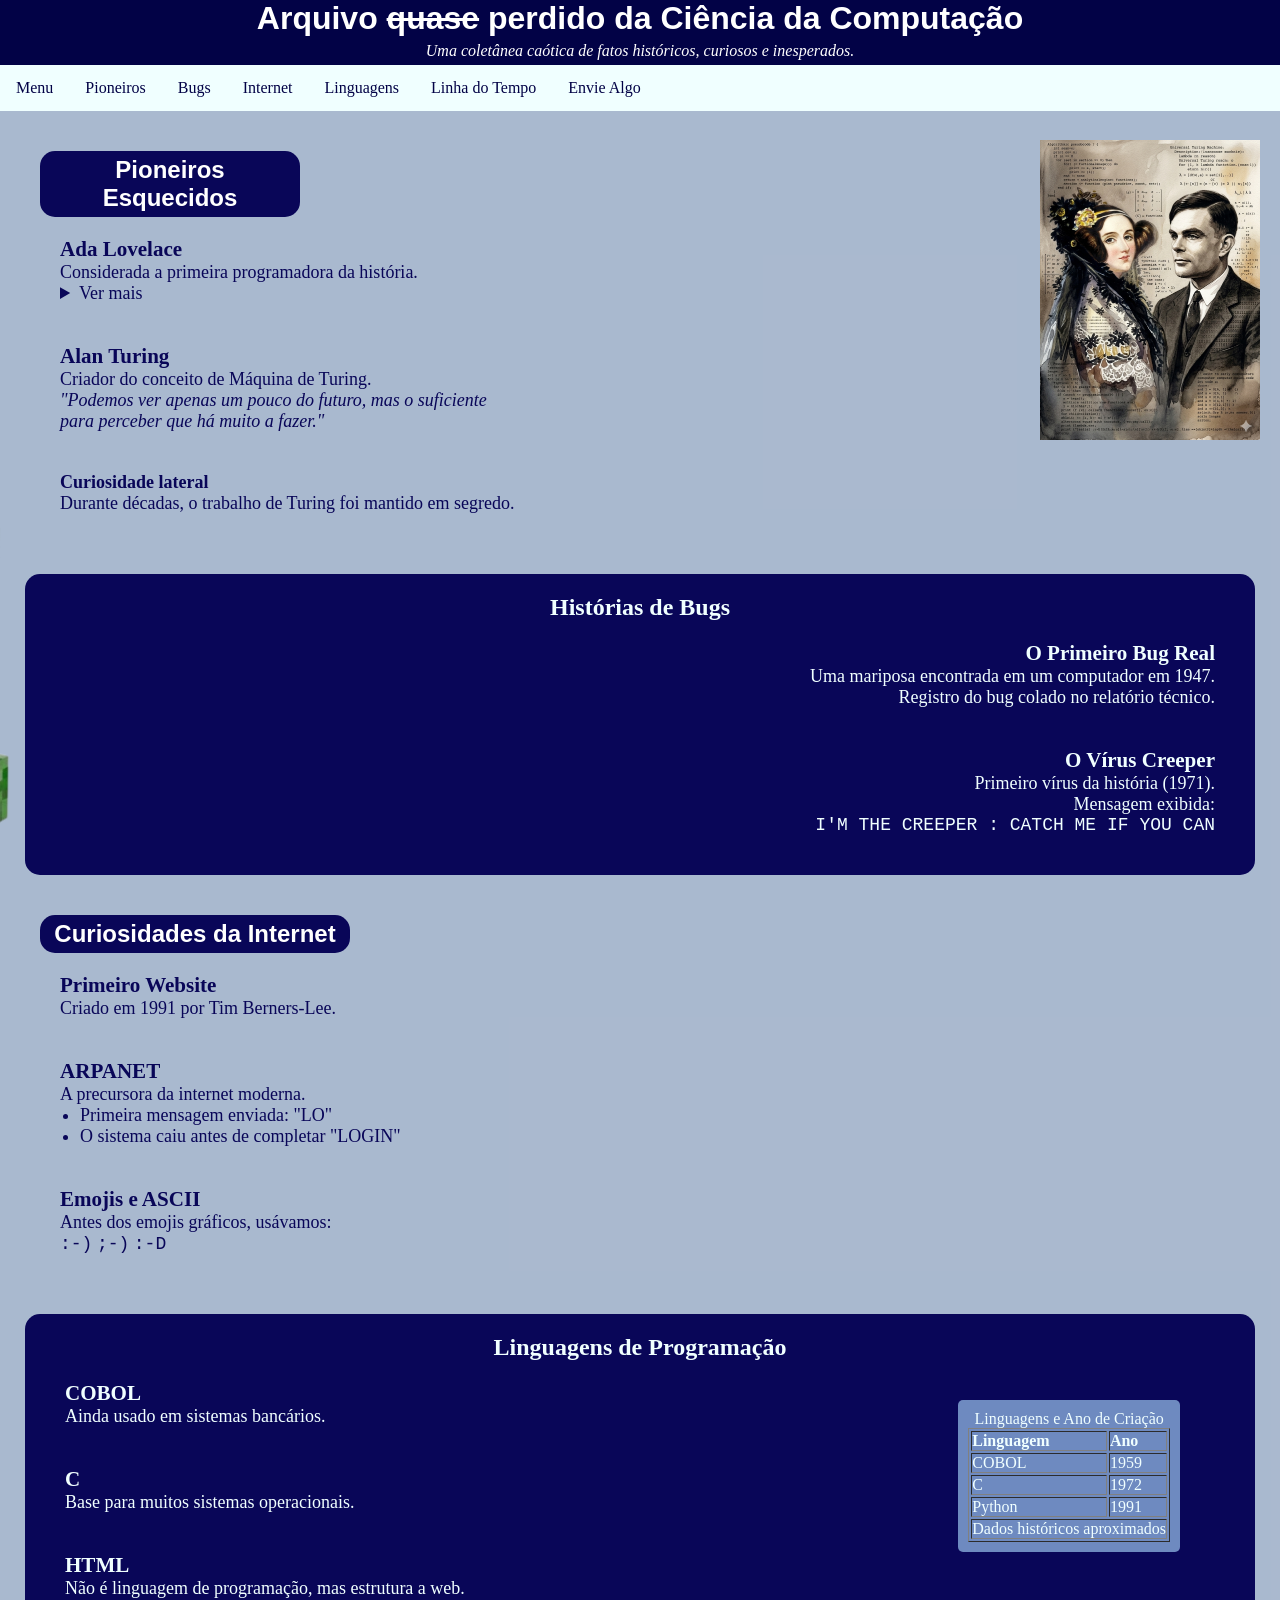
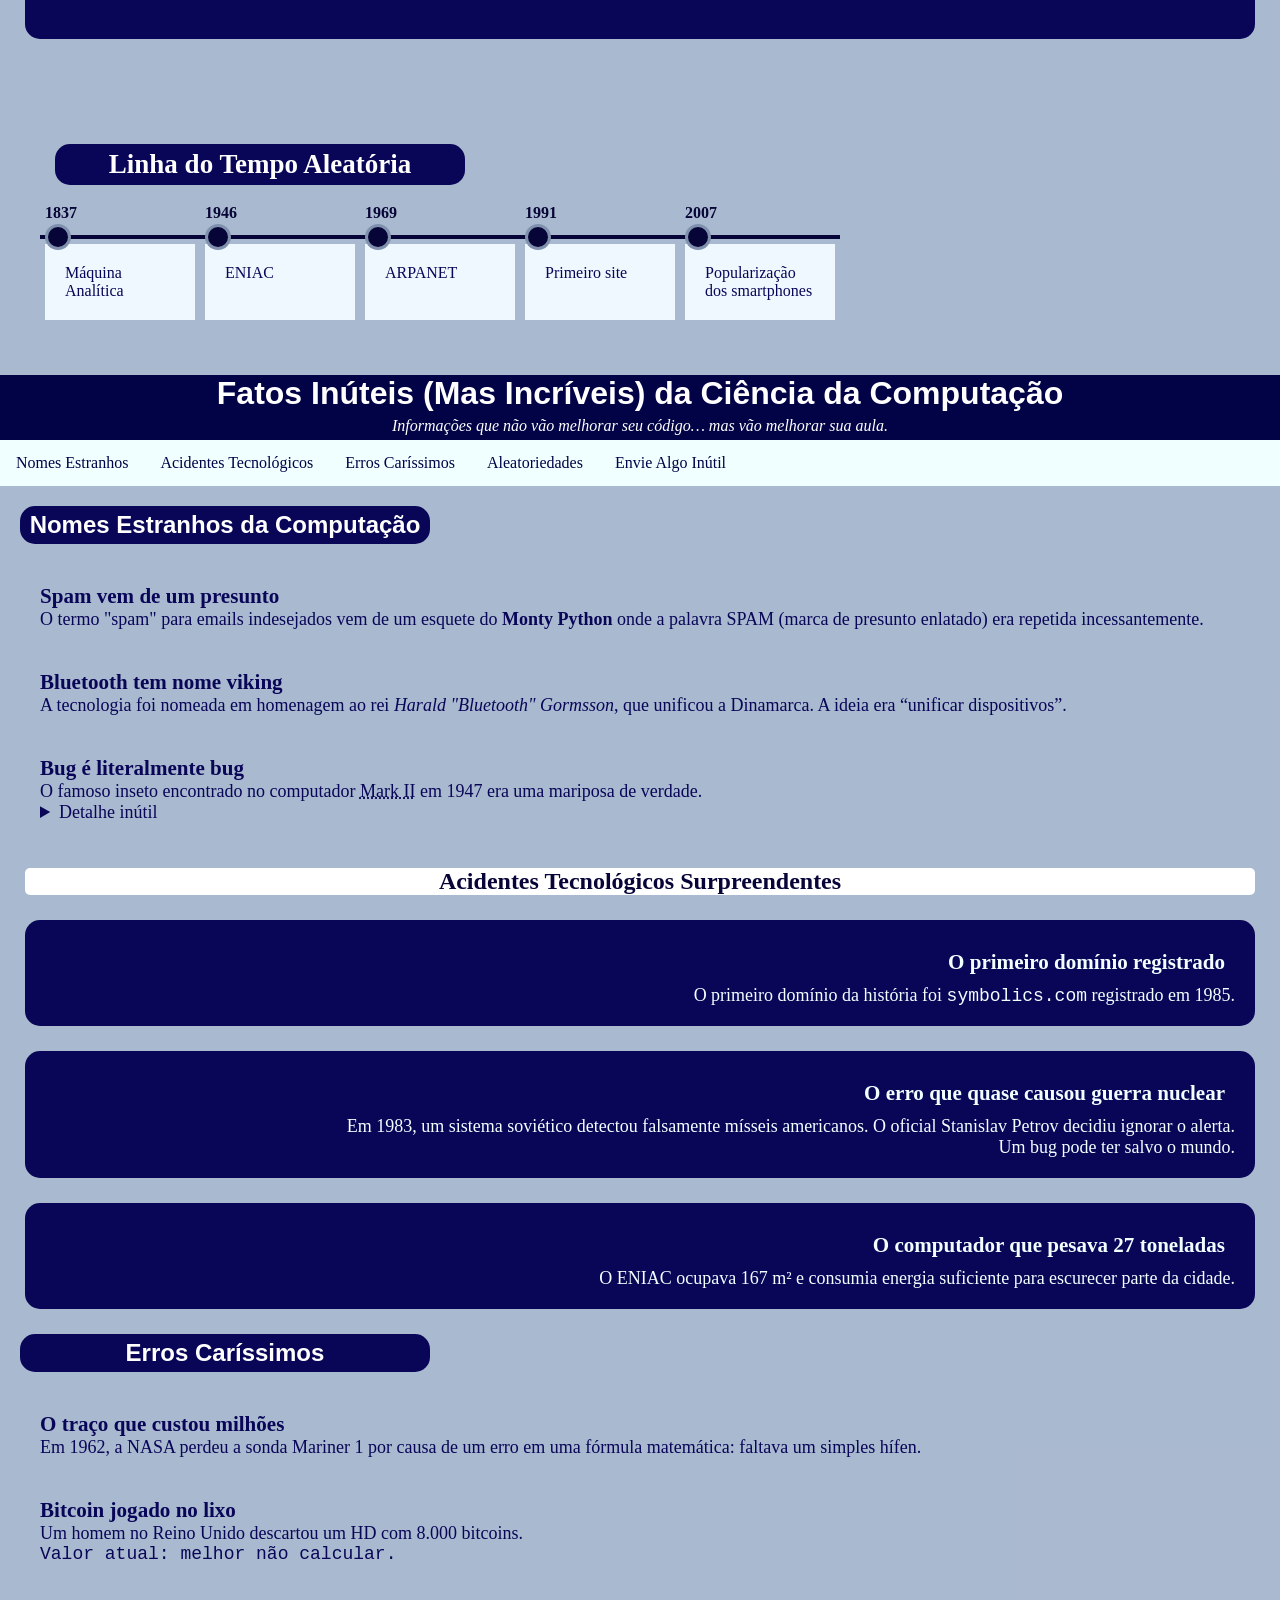
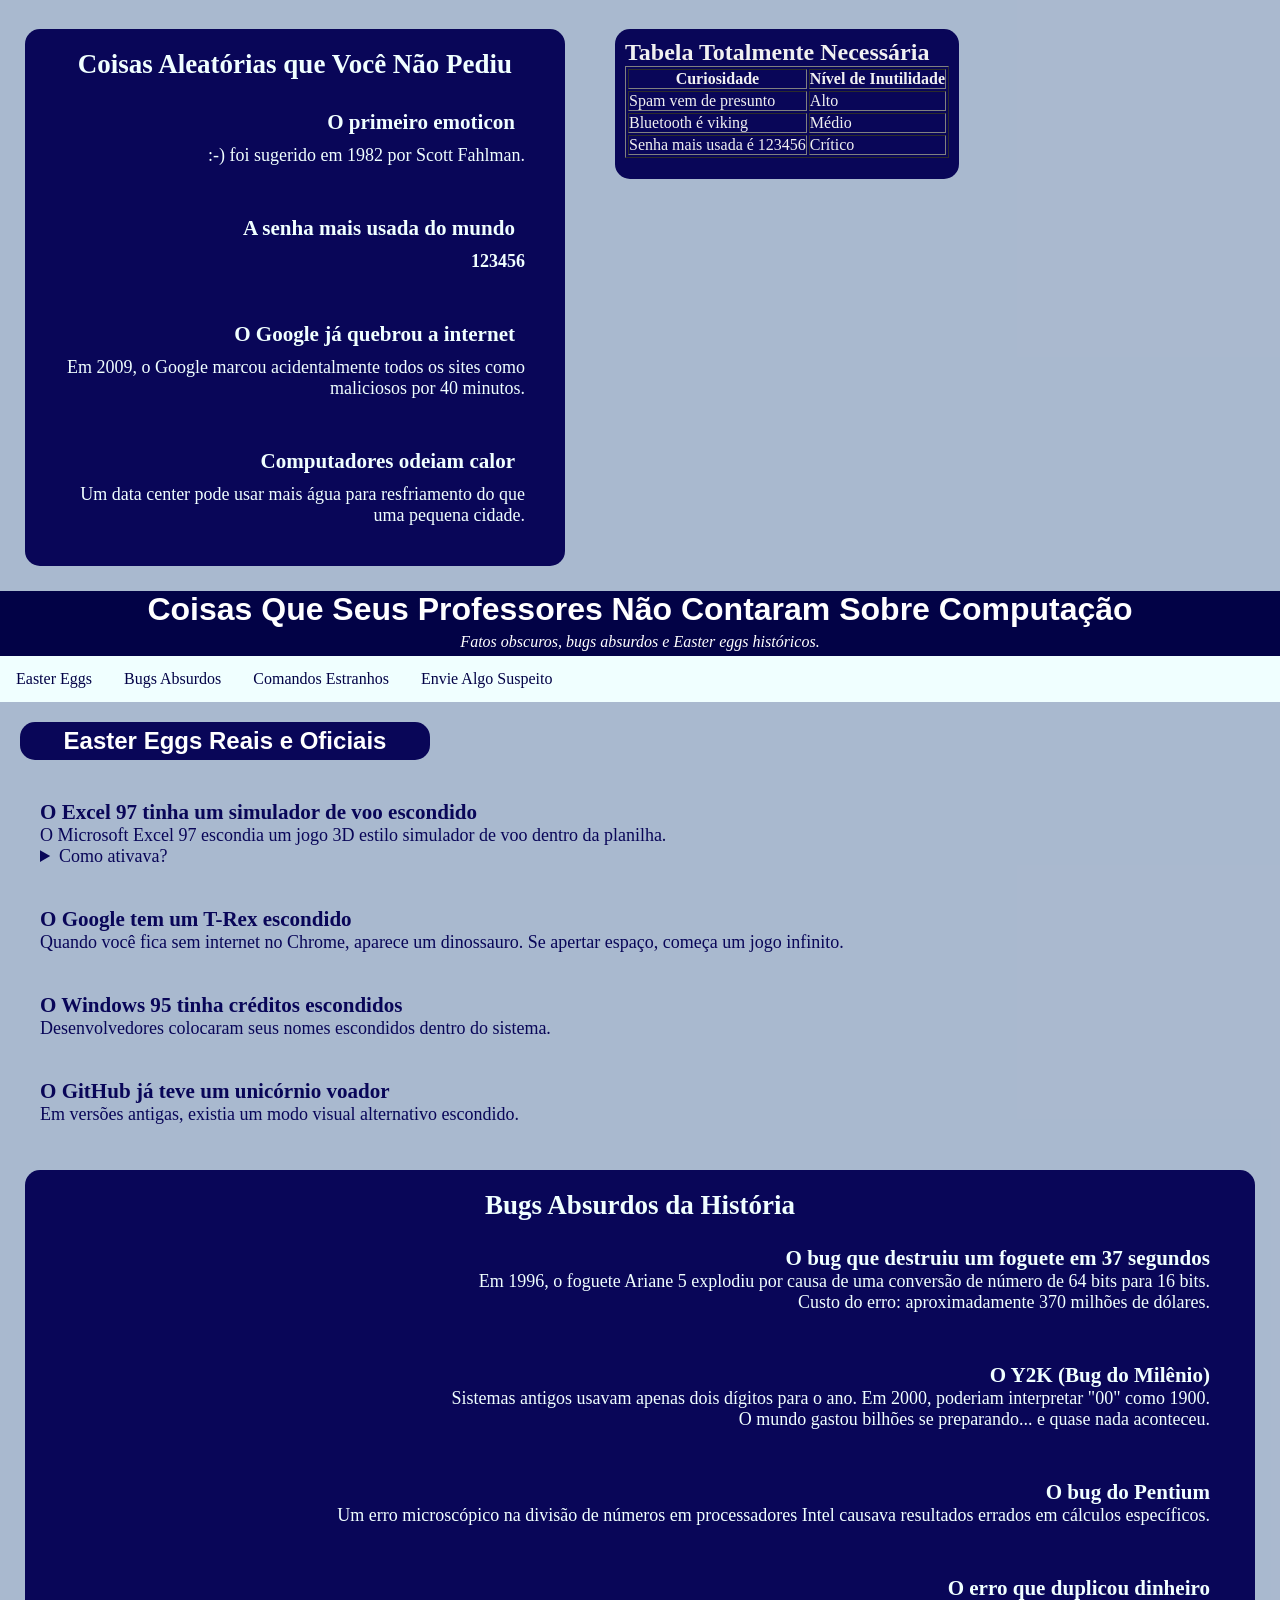
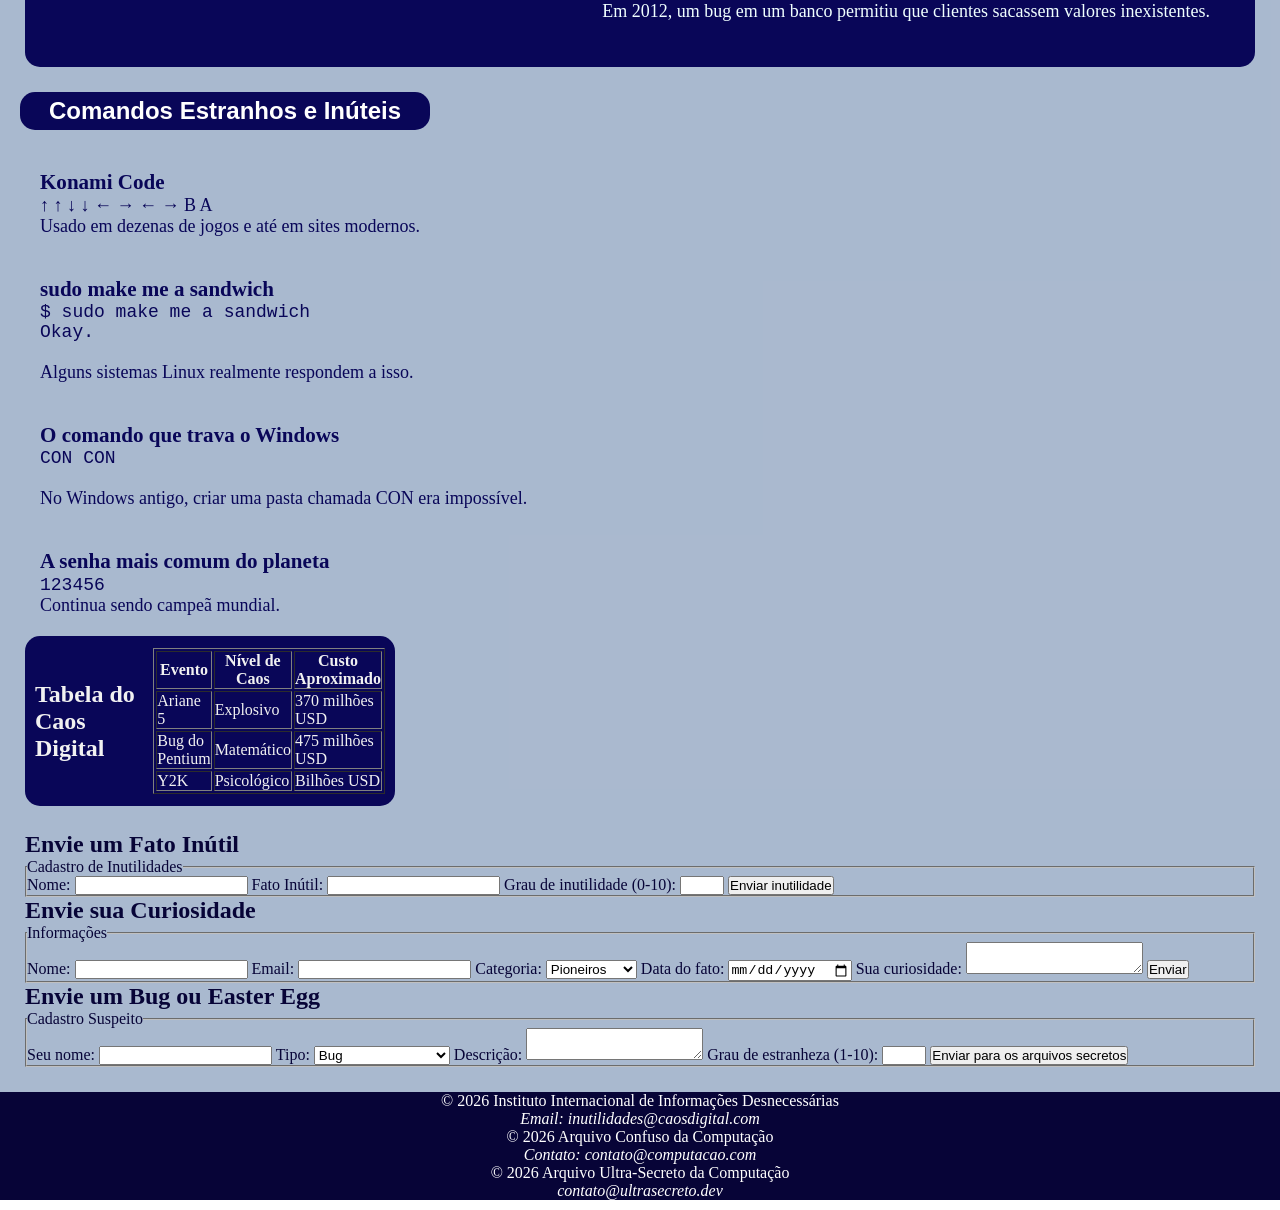
<file: atvd 3/atividade.html>
<!DOCTYPE html>
<html lang="pt-br">

<head>
    <meta charset="UTF-8">
    <meta name="description" content="Curiosidades e fatos históricos da Ciência da Computação">
    <meta name="author" content="Portal Computação">
    <meta name="viewport" content="width=device-width, initial-scale=1.0">
    <link rel="stylesheet" href="style.css">
    <title>Arquivo Confuso da Computação</title>
</head>

<body>

    <div id="pagina">

        <header id="topo">
            <h1>Arquivo <del>quase</del> perdido da Ciência da Computação</h1>
            <p>Uma coletânea caótica de fatos históricos, curiosos e inesperados.</p>
        </header>

        <nav id="menu-principal">
            <ul>
                <li class="dropdown">
                    <a href="javascript:void(0)" class="dropbtn">Menu</a>
                    <div class="dropcont">
                        <a href="#pioneiros">Arquivo quase perdido da Ciência da Computação</a>
                        <a href="#nomes">Fatos Inúteis (Mas Incríveis) da Ciência da Computação</a>
                        <a href="#easter-eggs">Coisas Que Seus Professores Não Contaram Sobre Computação</a>
                        <a href="#form">Envie um Fato Inútil</a>
                    </div>
                </li>
                <li><a href="#pioneiros">Pioneiros</a></li>
                <li><a href="#bugs">Bugs</a></li>
                <li><a href="#internet">Internet</a></li>
                <li><a href="#linguagens">Linguagens</a></li>
                <li><a href="#linha-do-tempo">Linha do Tempo</a></li>
                <li><a href="#formulario">Envie Algo</a></li>
            </ul>
        </nav>

        <main>

            <section id="pioneiros">
                <h2>Pioneiros Esquecidos</h2>

                <article class="ada">
                    <h3>Ada Lovelace</h3>
                    <p>Considerada a primeira programadora da história.</p>
                    <details>
                        <summary>Ver mais</summary>
                        <p>Ela escreveu um algoritmo para a Máquina Analítica no século XIX.</p>
                    </details>
                </article>


                <article class="alan">
                    <h3>Alan Turing</h3>
                    <p>Criador do conceito de Máquina de Turing.</p>
                    <blockquote>
                        "Podemos ver apenas um pouco do futuro, mas o suficiente para perceber que há muito a fazer."
                    </blockquote>
                </article>

                <aside class="curios">
                    <h4>Curiosidade lateral</h4>
                    <p>Durante décadas, o trabalho de Turing foi mantido em segredo.</p>
                </aside>

                <img src="ft.png" alt="" class="ft">
            </section>

            <section id="bugs">
                <h2>Histórias de Bugs</h2>

                <article class="first">
                    <h3>O Primeiro Bug Real</h3>
                    <p>Uma mariposa encontrada em um computador em 1947.</p>
                    <figure>
                        <figcaption>Registro do bug colado no relatório técnico.</figcaption>
                    </figure>
                </article>

                <article class="virus">
                    <h3>O Vírus Creeper</h3>
                    <p>Primeiro vírus da história (1971).</p>
                    <p>Mensagem exibida:</p>
                    <pre>I'M THE CREEPER : CATCH ME IF YOU CAN</pre>
                </article>
                <img class="creeper" src="creeper.png" alt="">
            </section>

            <section id="internet">
                <h2>Curiosidades da Internet</h2>

                <article class="web">
                    <h3>Primeiro Website</h3>
                    <p>Criado em 1991 por Tim Berners-Lee.</p>
                </article>

                <article class="arpa">
                    <h3>ARPANET</h3>
                    <p>A precursora da internet moderna.</p>
                    <ul>
                        <li>Primeira mensagem enviada: "LO"</li>
                        <li>O sistema caiu antes de completar "LOGIN"</li>
                    </ul>
                </article>

                <article class="ascii">
                    <h3>Emojis e ASCII</h3>
                    <p>Antes dos emojis gráficos, usávamos:</p>
                    <code>:-)</code>
                    <code>;-)</code>
                    <code>:-D</code>
                </article>
            </section>

            <section id="linguagens">
                <h2>Linguagens de Programação</h2>

                <article class="COBOL">
                    <h3>COBOL</h3>
                    <p>Ainda usado em sistemas bancários.</p>
                </article>

                <article class="C">
                    <h3>C</h3>
                    <p>Base para muitos sistemas operacionais.</p>
                </article>

                <article class="Ht">
                    <h3>HTML</h3>
                    <p>Não é linguagem de programação, mas estrutura a web.</p>
                </article>

                <div class="tabela">
                    <table border="1">
                        <caption>Linguagens e Ano de Criação</caption>
                        <thead>
                            <tr>
                                <th>Linguagem</th>
                                <th>Ano</th>
                            </tr>
                        </thead>
                        <tbody>
                            <tr>
                                <td>COBOL</td>
                                <td>1959</td>
                            </tr>
                            <tr>
                                <td>C</td>
                                <td>1972</td>
                            </tr>
                            <tr>
                                <td>Python</td>
                                <td>1991</td>
                            </tr>
                        </tbody>
                        <tfoot>
                            <tr>
                                <td colspan="2">Dados históricos aproximados</td>
                            </tr>
                        </tfoot>
                    </table>
                </div>
            </section>

            <section id="linha-do-tempo">
                <h2>Linha do Tempo Aleatória</h2>

                <ol class="timeline">
                    <li class="evento" data-date="1837">Máquina Analítica</li>
                    <li class="evento" data-date="1946">ENIAC</li>
                    <li class="evento" data-date="1969">ARPANET</li>
                    <li class="evento" data-date="1991">Primeiro site</li>
                    <li class="evento" data-date="2007">Popularização dos smartphones</li>
                </ol>
            </section>
        </main>
    </div>

    <div class="page">

        <header id="topo">
            <h1>Fatos Inúteis (Mas Incríveis) da Ciência da Computação</h1>
            <p>Informações que não vão melhorar seu código… mas vão melhorar sua aula.</p>
        </header>

        <nav id="menu-principal">
            <ul>
                <li><a href="#nomes">Nomes Estranhos</a></li>
                <li><a href="#acidentes">Acidentes Tecnológicos</a></li>
                <li><a href="#dinheiro">Erros Caríssimos</a></li>
                <li><a href="#aleatorio">Aleatoriedades</a></li>
                <li><a href="#form">Envie Algo Inútil</a></li>
            </ul>
        </nav>



        <section id="nomes">
            <h2>Nomes Estranhos da Computação</h2>

            <article>
                <h3>Spam vem de um presunto</h3>
                <p>
                    O termo "spam" para emails indesejados vem de um esquete do
                    <strong>Monty Python</strong> onde a palavra SPAM (marca de presunto enlatado)
                    era repetida incessantemente.
                </p>
            </article>

            <article>
                <h3>Bluetooth tem nome viking</h3>
                <p>
                    A tecnologia foi nomeada em homenagem ao rei
                    <em>Harald "Bluetooth" Gormsson</em>, que unificou a Dinamarca.
                    A ideia era “unificar dispositivos”.
                </p>
            </article>

            <article>
                <h3>Bug é literalmente bug</h3>
                <p>
                    O famoso inseto encontrado no computador
                    <abbr title="Harvard Mark II">Mark II</abbr> em 1947
                    era uma mariposa de verdade.
                </p>
                <details>
                    <summary>Detalhe inútil</summary>
                    <p>O inseto ainda está preservado em um museu.</p>
                </details>
            </article>

        </section>


        <section id="acidentes">

            <h2>Acidentes Tecnológicos Surpreendentes</h2>

            <article>
                <h3>O primeiro domínio registrado</h3>
                <p>
                    O primeiro domínio da história foi
                    <code>symbolics.com</code> registrado em 1985.
                </p>
            </article>

            <article>
                <h3>O erro que quase causou guerra nuclear</h3>
                <p>
                    Em 1983, um sistema soviético detectou falsamente mísseis americanos.
                    O oficial Stanislav Petrov decidiu ignorar o alerta.
                </p>
                <blockquote>
                    Um bug pode ter salvo o mundo.
                </blockquote>
            </article>

            <article>
                <h3>O computador que pesava 27 toneladas</h3>
                <p>
                    O ENIAC ocupava 167 m² e consumia energia suficiente para escurecer parte da cidade.
                </p>
            </article>

        </section>


        <section id="dinheiro">

            <h2>Erros Caríssimos</h2>

            <article>
                <h3>O traço que custou milhões</h3>
                <p>
                    Em 1962, a NASA perdeu a sonda Mariner 1 por causa de um erro em uma fórmula matemática:
                    faltava um simples hífen.
                </p>
            </article>

            <article>
                <h3>Bitcoin jogado no lixo</h3>
                <p>
                    Um homem no Reino Unido descartou um HD com 8.000 bitcoins.
                </p>
                <pre>
Valor atual: melhor não calcular.
        </pre>
            </article>

        </section>

        <div class="tgd">
            <section id="aleatorio">

                <h2>Coisas Aleatórias que Você Não Pediu</h2>

                <article>
                    <h3>O primeiro emoticon</h3>
                    <p>
                        :-) foi sugerido em 1982 por Scott Fahlman.
                    </p>
                </article>

                <article>
                    <h3>A senha mais usada do mundo</h3>
                    <p><strong>123456</strong></p>
                </article>

                <article>
                    <h3>O Google já quebrou a internet</h3>
                    <p>
                        Em 2009, o Google marcou acidentalmente todos os sites como maliciosos por 40 minutos.
                    </p>
                </article>

                <article>
                    <h3>Computadores odeiam calor</h3>
                    <p>
                        Um data center pode usar mais água para resfriamento do que uma pequena cidade.
                    </p>
                </article>

            </section>


            <section id="tb">

                <h2>Tabela Totalmente Necessária</h2>

                <table border="1">
                    <tr>
                        <th>Curiosidade</th>
                        <th>Nível de Inutilidade</th>
                    </tr>
                    <tr>
                        <td>Spam vem de presunto</td>
                        <td>Alto</td>
                    </tr>
                    <tr>
                        <td>Bluetooth é viking</td>
                        <td>Médio</td>
                    </tr>
                    <tr>
                        <td>Senha mais usada é 123456</td>
                        <td>Crítico</td>
                    </tr>
                </table>
            </section>
        </div>
    </div>

    <div class="pag">
        <header id="topo">
            <h1>Coisas Que Seus Professores Não Contaram Sobre Computação</h1>
            <p>Fatos obscuros, bugs absurdos e Easter eggs históricos.</p>
        </header>

        <nav id="menu-principal">
            <ul>
                <li><a href="#easter-eggs">Easter Eggs</a></li>
                <li><a href="#bugs-absurdos">Bugs Absurdos</a></li>
                <li><a href="#comandos-secretos">Comandos Estranhos</a></li>
                <li><a href="#formulario-secreto">Envie Algo Suspeito</a></li>
            </ul>
        </nav>


        <section id="easter-eggs">

            <h2>Easter Eggs Reais e Oficiais</h2>

            <article>
                <h3>O Excel 97 tinha um simulador de voo escondido</h3>
                <p>
                    O Microsoft Excel 97 escondia um jogo 3D estilo simulador de voo
                    dentro da planilha.
                </p>
                <details>
                    <summary>Como ativava?</summary>
                    <p>Era preciso selecionar células específicas e usar combinações absurdas de teclado.</p>
                </details>
            </article>

            <article>
                <h3>O Google tem um T-Rex escondido</h3>
                <p>
                    Quando você fica sem internet no Chrome, aparece um dinossauro.
                    Se apertar espaço, começa um jogo infinito.
                </p>
            </article>

            <article>
                <h3>O Windows 95 tinha créditos escondidos</h3>
                <p>
                    Desenvolvedores colocaram seus nomes escondidos dentro do sistema.
                </p>
            </article>

            <article>
                <h3>O GitHub já teve um unicórnio voador</h3>
                <p>
                    Em versões antigas, existia um modo visual alternativo escondido.
                </p>
            </article>

        </section>



        <section id="bugs-absurdos">

            <h2>Bugs Absurdos da História</h2>

            <article>
                <h3>O bug que destruiu um foguete em 37 segundos</h3>
                <p>
                    Em 1996, o foguete Ariane 5 explodiu por causa de uma conversão de número
                    de 64 bits para 16 bits.
                </p>
                <blockquote>
                    Custo do erro: aproximadamente 370 milhões de dólares.
                </blockquote>
            </article>

            <article>
                <h3>O Y2K (Bug do Milênio)</h3>
                <p>
                    Sistemas antigos usavam apenas dois dígitos para o ano.
                    Em 2000, poderiam interpretar "00" como 1900.
                </p>
                <p>
                    O mundo gastou bilhões se preparando... e quase nada aconteceu.
                </p>
            </article>

            <article>
                <h3>O bug do Pentium</h3>
                <p>
                    Um erro microscópico na divisão de números em processadores Intel
                    causava resultados errados em cálculos específicos.
                </p>
            </article>

            <article>
                <h3>O erro que duplicou dinheiro</h3>
                <p>
                    Em 2012, um bug em um banco permitiu que clientes sacassem valores inexistentes.
                </p>
            </article>

        </section>



        <section id="comandos-secretos">

            <h2>Comandos Estranhos e Inúteis</h2>

            <article>
                <h3>Konami Code</h3>
                <p>
                    ↑ ↑ ↓ ↓ ← → ← → B A
                </p>
                <p>
                    Usado em dezenas de jogos e até em sites modernos.
                </p>
            </article>

            <article>
                <h3>sudo make me a sandwich</h3>
                <pre>
$ sudo make me a sandwich
Okay.
        </pre>
                <p>Alguns sistemas Linux realmente respondem a isso.</p>
            </article>

            <article>
                <h3>O comando que trava o Windows</h3>
                <pre>
CON CON
        </pre>
                <p>
                    No Windows antigo, criar uma pasta chamada CON era impossível.
                </p>
            </article>

            <article>
                <h3>A senha mais comum do planeta</h3>
                <code>123456</code>
                <p>
                    Continua sendo campeã mundial.
                </p>
            </article>

        </section>



        <section class="tab">

            <h2>Tabela do Caos Digital</h2>

            <table border="1">
                <tr>
                    <th>Evento</th>
                    <th>Nível de Caos</th>
                    <th>Custo Aproximado</th>
                </tr>
                <tr>
                    <td>Ariane 5</td>
                    <td>Explosivo</td>
                    <td>370 milhões USD</td>
                </tr>
                <tr>
                    <td>Bug do Pentium</td>
                    <td>Matemático</td>
                    <td>475 milhões USD</td>
                </tr>
                <tr>
                    <td>Y2K</td>
                    <td>Psicológico</td>
                    <td>Bilhões USD</td>
                </tr>
            </table>

        </section>
    </div>

    <div class="formulario">
        <section id="form">

            <h2>Envie um Fato Inútil</h2>

            <form>
                <fieldset>
                    <legend>Cadastro de Inutilidades</legend>

                    <label>Nome:</label>
                    <input type="text" name="nome">

                    <label>Fato Inútil:</label>
                    <input type="text" name="fato">

                    <label>Grau de inutilidade (0-10):</label>
                    <input type="number" name="grau" min="0" max="10">

                    <input type="submit" value="Enviar inutilidade">
                </fieldset>
            </form>

        </section>
        <section id="formulario">
            <h2>Envie sua Curiosidade</h2>

            <form>
                <fieldset>
                    <legend>Informações</legend>

                    <label>Nome:</label>
                    <input type="text" name="nome">

                    <label>Email:</label>
                    <input type="email" name="email">

                    <label>Categoria:</label>
                    <select name="categoria">
                        <option>Pioneiros</option>
                        <option>Bugs</option>
                        <option>Internet</option>
                        <option>Linguagens</option>
                    </select>

                    <label>Data do fato:</label>
                    <input type="date" name="data">

                    <label>Sua curiosidade:</label>
                    <textarea name="curiosidade"></textarea>

                    <input type="submit" value="Enviar">
                </fieldset>
            </form>
        </section>


        <section id="formulario-secreto">

            <h2>Envie um Bug ou Easter Egg</h2>

            <form>
                <fieldset>
                    <legend>Cadastro Suspeito</legend>

                    <label>Seu nome:</label>
                    <input type="text" name="nome">

                    <label>Tipo:</label>
                    <select name="tipo">
                        <option>Bug</option>
                        <option>Easter Egg</option>
                        <option>Comando estranho</option>
                    </select>

                    <label>Descrição:</label>
                    <textarea name="descricao"></textarea>

                    <label>Grau de estranheza (1-10):</label>
                    <input type="number" min="1" max="10">

                    <input type="submit" value="Enviar para os arquivos secretos">
                </fieldset>
            </form>

        </section>
    </div>

    </main>
</body>
<footer>
    <p>© 2026 Instituto Internacional de Informações Desnecessárias</p>
    <address>Email: inutilidades@caosdigital.com</address>
    <p>&copy; 2026 Arquivo Confuso da Computação</p>
    <address>
        Contato: contato@computacao.com
    </address>
    <p>© 2026 Arquivo Ultra-Secreto da Computação</p>
    <address>contato@ultrasecreto.dev</address>
</footer>

</div>

</body>

</html>
</file>
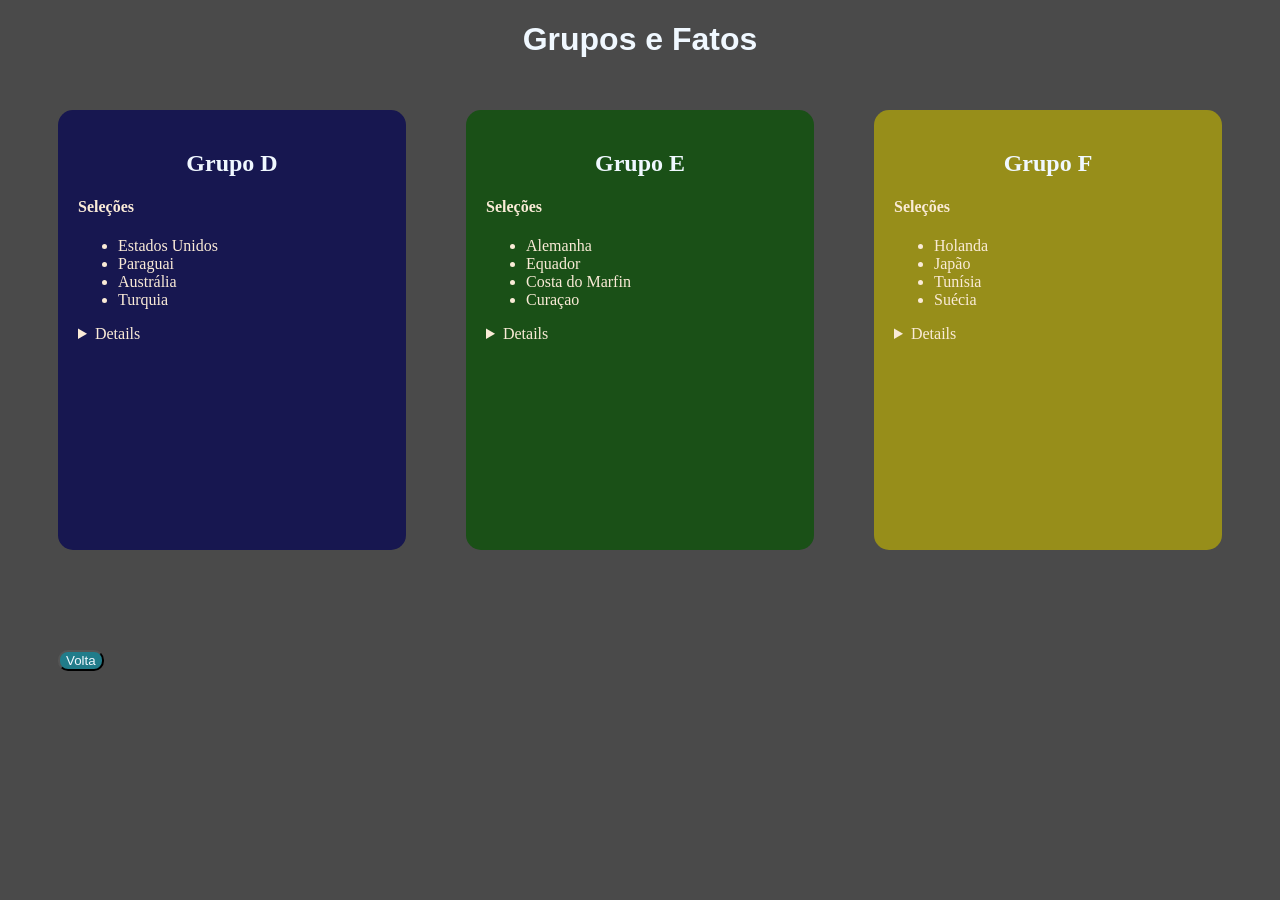
<file: prova02-correcao/pg2.html>
<!DOCTYPE html>
<html lang="pt-br">

<head>
    <meta charset="UTF-8">
    <meta name="viewport" content="width=device-width, initial-scale=1.0">
    <title>Escalação da Copa 2026</title>
    <link rel="stylesheet" href="style.css">
</head>

<body>
    <h1>Grupos e Fatos</h1>
    <div class="cont">
        <div class="gpAD">
            <h2>Grupo D</h2>
            <h4>Seleções</h4>
            <ul>
                <li>Estados Unidos</li>
                <li>Paraguai</li>
                <li>Austrália</li>
                <li>Turquia</li>
            </ul>
            <details><strong>Fatos:</strong> OOs EUA jogam em casa, vantagem histórica em Copas.
                Austrália enfrenta frequentemente seleções sul-americanas em torneios.</details>
        </div>

        <div class="gpBE">
            <h2>Grupo E</h2>
            <h4>Seleções</h4>
            <ul>
                <li>Alemanha</li>
                <li>Equador</li>
                <li>Costa do Marfin</li>
                <li>Curaçao</li>
            </ul>
            <details><strong>Fatos:</strong> Alemanha costuma dominar fases de grupos.
                Equador e Costa do Marfim têm estilos físicos semelhantes.</details>
        </div>

        <div class="gpCF">
            <h2>Grupo F</h2>
            <h4>Seleções</h4>
            <ul>
                <li>Holanda</li>
                <li>Japão</li>
                <li>Tunísia</li>
                <li>Suécia</li>
            </ul>
            <details><strong>Fatos:</strong> Brasil, Marrocos e Escócia já dividiram grupo em 1998. Brasil nunca perdeu
                para a Escócia em Copas.</details>
        </div>
    </div>

    <button onclick="volta()" class="btn1">Volta</button>

    <script src="script.js"></script>
</body>

</html>
</file>
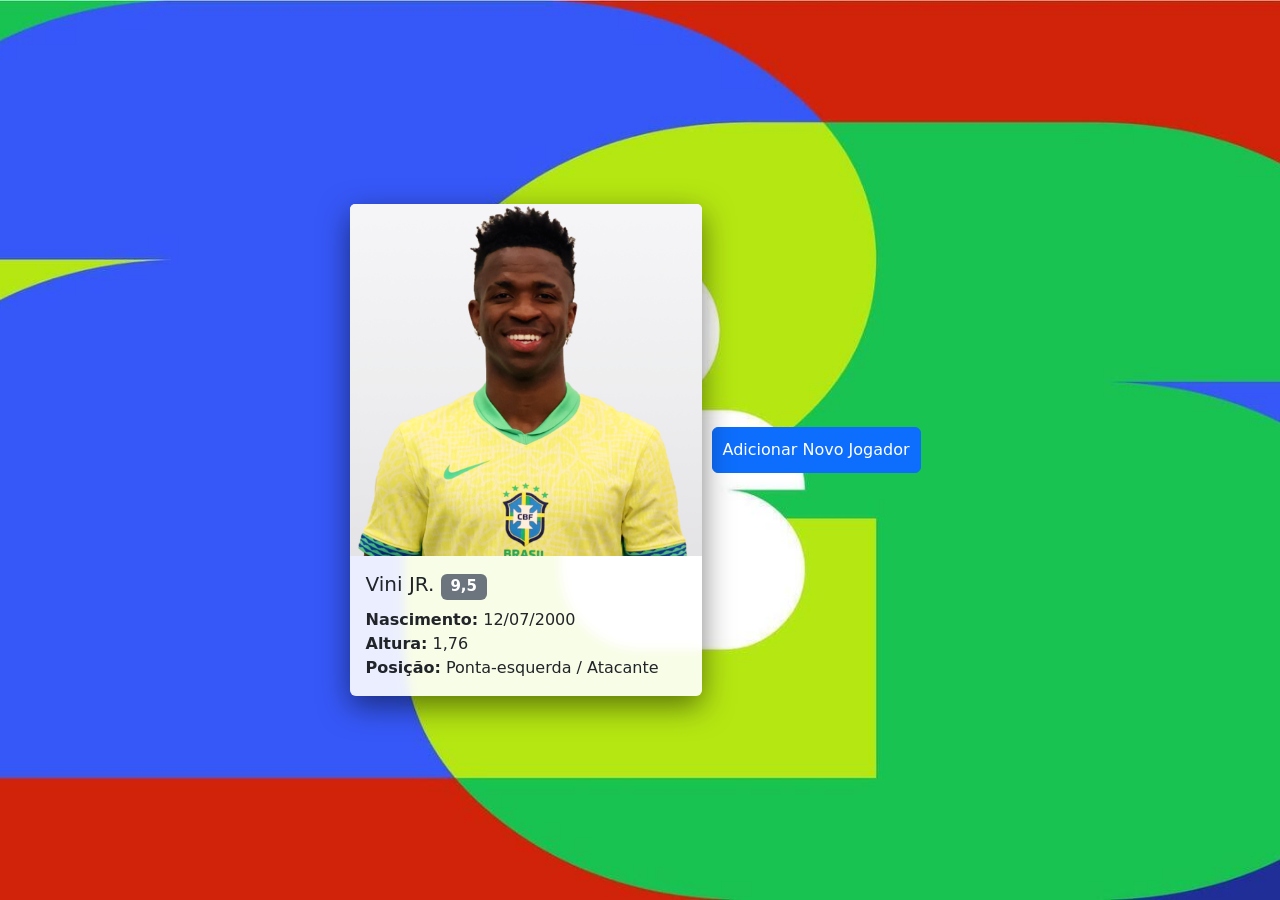
<file: prova02-correcao/04.02/questao_04.html>
<!DOCTYPE html>
<html lang="pt-br">
<head>
    <meta charset="UTF-8">
    <meta name="viewport" content="width=device-width, initial-scale=1.0">
    <title>Meu Jogador da Copa do Mundo </title>
    <link href="https://cdn.jsdelivr.net/npm/bootstrap@5.3.8/dist/css/bootstrap.min.css" rel="stylesheet"
        integrity="sha384-sRIl4kxILFvY47J16cr9ZwB07vP4J8+LH7qKQnuqkuIAvNWLzeN8tE5YBujZqJLB" crossorigin="anonymous">
    <style> 
        body, html {
            height: 100%;
            margin: 0;
        }
        .bg-copa {
            background-image: url('img/FIFA-World-Cup-26.jpg');
            background-size: cover;
            background-position: center;
            background-attachment: fixed;
            height: 100vh;
            display: flex;
            justify-content: center;
            align-items: center;
            
        }
        .card {
            backdrop-filter: blur(5px);
            background-color: rgba(255, 255, 255, 0.9);
            border: none;
            box-shadow: 0 10px 30px rgba(0,0,0,0.5);
        }
    </style>
</head>
<body>

    <div class="bg-copa">
        <div  class="d-flex flex-collum justify-content-center">
            <div id="Cards" class="d-flex flex-row align-items-center">
                <div class="card" style="width: 22rem;" aria-hidden="true">
                    <img src="img/_vinicius_junior.png" class="card-img-top" alt="Placeholder Copa">

                    <div class="card-body">
                        <h5 id="Nome" class="card-title">
                            <span class="card-title">Vini JR.</span>
                            <span id="Rank" class="badge text-bg-secondary">9,5</span>
                        </h5>
                        <p class="card-text">
                            <span id="Data_Nas"><strong>Nascimento:</strong> 12/07/2000 </span><br>
                            <span id="Alutra"><strong>Altura:</strong> 1,76 </span><br>
                            <span id="Posição "><strong>Posição:</strong> Ponta-esquerda / Atacante</span><br>
                        </p>
                    </div>
                </div>

                
                
            </div>

        </div>
        <a onclick="add()" tabindex="-1" class="btn btn-primary" style="margin: 10px; padding: 10px;">
            Adicionar Novo Jogador
        </a>
    </div>
    </div>

    <script src="script.js"></script>
</body>
</html>
</file>
<file: atvd 4/style.css>
:root {
    --sidebar-bg: #1a1a1a;
    --primary-purple: #8e44ad;
    --accent-lime: #adff2f;
    --body-bg: #f0f2f5;
}

body {
    background-color: var(--body-bg);
    font-family: 'Inter', sans-serif;
    overflow-x: hidden;
}

html {
    scroll-behavior: smooth;
    scroll-padding-top: 30px;
}

#sidebar {
    width: 260px;
    min-height: 100vh;
    background: var(--sidebar-bg);
    transition: all 0.3s;
    z-index: 1000;
    position: sticky;
    top: 0;
}

#sidebar.collapsed {
    width: 80px;
}

#sidebar .nav-link {
    color: #adb5bd;
    padding: 12px 25px;
    display: flex;
    align-items: center;
    white-space: nowrap;
    transition: 0.2s;
    border-right: 4px solid transparent;
}

#sidebar .nav-link:hover,
#sidebar .nav-link.active {
    color: #fff;
    background: #2d2d2d;
    border-right: 4px solid var(--accent-lime);
}

#sidebar .nav-link i {
    font-size: 1.3rem;
    min-width: 35px;
}

#sidebar.collapsed span,
#sidebar.collapsed .logo-text {
    display: none;
}

#sidebar.collapsed .nav-link {
    justify-content: center;
    padding: 15px 0;
}

@keyframes highlight-fade {
    0% {
        background-color: var(--accent-lime);
        color: #000;
        transform: scale(1.02);
    }

    100% {
        background-color: transparent;
        transform: scale(1);
    }
}

section:target h4,
section:target h2,
div:target h4 {
    animation: highlight-fade 2s ease-in-out;
    display: inline-block;
    padding: 5px 15px;
    border-radius: 8px;
}

.card {
    border: none;
    border-radius: 12px;
    height: 100%;
}

.table-fill {
    margin: 0;
    width: 100%;
}

.table thead th {
    background-color: #2d2d2d;
    color: white;
    border: none;
    padding: 15px;
}

.table td {
    padding: 15px;
    vertical-align: middle;
}


.welcome-banner {
    background: white;
    border-radius: 15px;
    padding: 30px;
    border-left: 6px solid var(--primary-purple);
}

.btn-purple {
    background: var(--primary-purple);
    color: white;
    border: none;
    transition: 0.3s;
}

.btn-purple:hover {
    background: #732d91;
    color: white;
    transform: translateY(-2px);
}

section {
    padding-top: 2rem;
    padding-bottom: 2rem;
}
</file>
<file: atvd 5/style.css>
:root {
    --sidebar-bg: #1a1a1a;
    --primary-purple: #8e44ad;
    --accent-lime: #adff2f;
    --body-bg: #f0f2f5;
}

body {
    background-color: var(--body-bg);
    font-family: 'Inter', sans-serif;
    overflow-x: hidden;
}

html {
    scroll-behavior: smooth;
    scroll-padding-top: 30px;
}

#sidebar {
    width: 260px;
    min-height: 100vh;
    background: var(--sidebar-bg);
    transition: all 0.3s;
    z-index: 1000;
    position: sticky;
    top: 0;
}

#sidebar.collapsed {
    width: 80px;
}

#sidebar .nav-link {
    color: #adb5bd;
    padding: 12px 25px;
    display: flex;
    align-items: center;
    white-space: nowrap;
    transition: 0.2s;
    border-right: 4px solid transparent;
}

#sidebar .nav-link:hover,
#sidebar .nav-link.active {
    color: #fff;
    background: #2d2d2d;
    border-right: 4px solid var(--accent-lime);
}

#sidebar .nav-link i {
    font-size: 1.3rem;
    min-width: 35px;
}

#sidebar.collapsed span,
#sidebar.collapsed .logo-text {
    display: none;
}

#sidebar.collapsed .nav-link {
    justify-content: center;
    padding: 15px 0;
}

@keyframes highlight-fade {
    0% {
        background-color: var(--accent-lime);
        color: #000;
        transform: scale(1.02);
    }

    100% {
        background-color: transparent;
        transform: scale(1);
    }
}

section:target h4,
section:target h2,
div:target h4 {
    animation: highlight-fade 2s ease-in-out;
    display: inline-block;
    padding: 5px 15px;
    border-radius: 8px;
}

.card {
    border: none;
    border-radius: 12px;
    height: 100%;
}

.table-fill {
    margin: 0;
    width: 100%;
}

.table thead th {
    background-color: #2d2d2d;
    color: white;
    border: none;
    padding: 15px;
}

.table td {
    padding: 15px;
    vertical-align: middle;
}


.welcome-banner {
    background: white;
    border-radius: 15px;
    padding: 30px;
    border-left: 6px solid var(--primary-purple);
}

.btn-purple {
    background: var(--primary-purple);
    color: white;
    border: none;
    transition: 0.3s;
}

.btn-purple:hover {
    background: #732d91;
    color: white;
    transform: translateY(-2px);
}

section {
    padding-top: 2rem;
    padding-bottom: 2rem;
}
</file>
<file: prova02-correcao/style.css>
.body, html{
    margin: 0;
    background-color: rgba(0, 0, 0, 0.711);
}

h1{
    color: aliceblue;
    text-align: center;
    font-family:'Gill Sans', 'Gill Sans MT', Calibri, 'Trebuchet MS', sans-serif;
}
.cont{
    display: flex;
    margin: 20px;
    flex-direction: row;
}

.gpAD{
    border-radius: 15px;
    margin: 30px;
    padding: 20px;
    background: rgba(5, 5, 82, 0.734);
    align-items: center;
    width: 100%;
    height: 400px;
    color: antiquewhite;
    font-size: medium
}

.gpBE{
    border-radius: 15px;
    margin: 30px;
    padding: 20px;
    background: rgba(9, 82, 5, 0.734);
    align-items: center;
    width: 100%;
    height: 400px;
    color: antiquewhite;

}

.gpCF{
    border-radius: 15px;
    margin: 30px;
    padding: 20px;
    background:rgba(179, 167, 9, 0.734);
    align-items: center;
    width: 100%;
    height: 400px;
    color: antiquewhite;

}

h2{
    text-align: center;
    color:aliceblue;
}

.btn{
    margin: 50px;
    border-radius: 10px;
    float: right;
    background-color: rgba(16, 146, 166, 0.701);
    color: aliceblue;
}

.btn1{
    margin: 50px;
    border-radius: 10px;
    background-color: rgba(16, 146, 166, 0.701);
    color: aliceblue;
}
</file>
<file: prova1_Correcao/style.css>
body {
    margin: 0px;
    background-image: linear-gradient(to top, rgb(212, 228, 122), rgb(132, 186, 202));
    background-size: cover;
    background-repeat: no-repeat;
    min-height: 100vh;
}

.h {
    width: 100%;
    display: flex;
    align-items: center;
    justify-content: center;
    margin-top: 10px;
}

h1 {
    text-align: center;
    background-color: rgba(255, 255, 255, 0.432);
    border-radius: 60px;
    width: 38%;
}

.cont {
    margin-top: 50px;
    width: 100%;
    display: flex;
    flex-direction: row;
}

.org {
    position: relative;
    background-color: rgba(84, 148, 84, 0.39);
    border-radius: 25px;
    padding: 20px;
    margin: 40px;
    display: flex;
    height: 500px;
    align-items: center;
    width: 100%;
}

.org:hover .overlay {
    bottom: 0;
    height: 100%;
}

.overlay {
    border-radius: 25px;
    position: absolute;
    bottom: 100%;
    left: 0;
    right: 0;
    background-color: rgb(42, 73, 42);
    overflow: hidden;
    width: 100%;
    height: 0;
    transition: .5s ease;
}

.text1 {
    color: white;
    font-size: 20pxpx;
    position: absolute;
    overflow: hidden;
    top: 50%;
    left: 50%;
    transform: translate(-50%, -50%);
    -ms-transform: translate(-50%, -50%);
}

.ft1 {
    display: block;
    width: 100%;
    height: auto;
}

.form {
    position: relative;
    background-color: rgba(84, 148, 84, 0.39);
    border-radius: 25px;
    padding: 20px;
    margin: 40px;
    display: flex;
    height: 500px;
    align-items: center;
    width: 100%;
}

.form:hover .overlay {
    bottom: 0;
    height: 100%;
}

.text2 {
    color: white;
    font-size: 20pxpx;
    position: absolute;
    overflow: hidden;
    top: 50%;
    left: 50%;
    transform: translate(-50%, -50%);
    -ms-transform: translate(-50%, -50%);
}

.ft2 {
    display: block;
    width: 100%;
    height: auto;
}

.exp {
    position: relative;
    background-color: rgba(84, 148, 84, 0.39);
    border-radius: 25px;
    padding: 20px;
    margin: 40px;
    display: flex;
    height: 500px;
    align-items: center;
    width: 100%;
}

.exp:hover .overlay{
    bottom: 0;
    height: 100%;
}
.text3 {
    color: white;
    font-size: 20pxpx;
    position: absolute;
    overflow: hidden;
    top: 50%;
    left: 50%;
    transform: translate(-50%, -50%);
    -ms-transform: translate(-50%, -50%);
}

.ft3 {
    display: block;
    width: 100%;
    height: auto;
}

.botao{
    margin-left: 40px;
    background-color: rgba(31, 143, 190, 0.663);
    border-color: rgba(7, 53, 83, 0.696);
    border-radius: 20px;
    padding: 10px;
    color: rgb(243, 243, 194);
}

#area-tabela{
    margin: 20px 50px;
}
</file>
<file: 12.05.26/atvd 1/style.css>
body {
    background-color: #f7cf89;
    margin: 0;
}

.container {
    margin: 300px;
    height: auto;
    display: flex;
    justify-content: center;
    align-items: center;
}

.box {
    padding: 100px 50px;
    background-color: #83965f;
    border-radius: 20px;
    border: solid 5px #4F5139;
}

.areabtn {
    display: flex;
    justify-content: center;
}

.btn {
    margin-top: 10px;
    border-radius: 15px;
    background-color: #4F5139;
    border: solid 2px #f7cf89;
    color: #ffffff;
    height: 30px;
}

.btn:hover {
    margin-top: 10px;
    border-radius: 15px;
    background-color: #f7cf89b9;
    border: solid 2px #4F5139;
    color: #514939;
    height: 30px;
    cursor: pointer;
}

#line {
    border-radius: 25px;
    border: solid 2px #f7cf89;
    background-color: #dbe2ce;
}

p {
    color: #514939;
}

#pop{
    background-color: #514939a7;
    color: white;
    width: 170px;
    height: 30px;
    display: flex;
    justify-content: center;
    align-items: center;
}

#pop.valido {
    background-color: #1e4c1fbc;
    color: white;
    width: 170px;
    height: 30px;
    display: flex;
    justify-content: center;
    align-items: center;
}

#pop.invalido {
    background-color: rgba(255, 0, 0, 0.541);
    color: white;
    width: 170px;
    height: 30px;
    display: flex;
    justify-content: center;
    align-items: center;
}
</file>
<file: 12.05.26/atvd 2/style.css>
* {
    margin: 0;
    padding: 0;
    box-sizing: border-box;
}

body {
    background-color: #efebce;
    display: flex;
    justify-content: center;
    align-items: center;
    height: 100vh;
    font-family: sans-serif;
}

.card {
    background-color: #d8a48f;
    border-radius: 16px;
    border: 1px solid #ddd;
    padding: 2rem;
    width: 360px;
}

.title {
    font-size: 18px;
    font-weight: 500;
    text-align: center;
    margin-bottom: 1.5rem;
    color: #d7ce93;
}

.field {
    margin-bottom: 1.25rem;
}

.field label {
    display: block;
    font-size: 13px;
    color: #d7ce93;
    margin-bottom: 6px;
}

.field input {
    width: 100%;
    padding: 8px 12px;
    border: 1px solid #ddd;
    border-radius: 8px;
    font-size: 15px;
    outline: none;
    color: #333;
}

.field input:focus {
    border-color: #aaa;
}
</file>
<file: 12.05.26/atvd 3/style.css>
*, *::before, *::after { box-sizing: border-box; margin: 0; padding: 0; }
 
    :root {
      --bg: #0f0f13;
      --surface: #18181f;
      --border: #2a2a38;
      --text: #e8e8f0;
      --muted: #6b6b80;
      --accent: #7c6aff;
 
      --aprovado: #3dd68c;
      --aprovado-bg: #0d2b1e;
      --exame: #4ade80;
      --exame-bg: #0a2010;
      --reprovado: #f87171;
      --reprovado-bg: #2b0d0d;
      --info: #60a5fa;
      --info-bg: #0d1b2b;
    }
 
    body {
      background: var(--bg);
      color: var(--text);
      font-family: 'Sora', sans-serif;
      min-height: 100vh;
      display: flex;
      align-items: center;
      justify-content: center;
      padding: 2rem;
    }
 
    .card {
      background: var(--surface);
      border: 1px solid var(--border);
      border-radius: 20px;
      padding: 2.5rem;
      width: 100%;
      max-width: 460px;
      position: relative;
      overflow: hidden;
    }
 
    .card::before {
      content: '';
      position: absolute;
      top: -60px; left: -60px;
      width: 200px; height: 200px;
      background: radial-gradient(circle, rgba(124,106,255,0.12) 0%, transparent 70%);
      pointer-events: none;
    }
 
    .header {
      margin-bottom: 2rem;
    }
 
    .badge {
      display: inline-flex;
      align-items: center;
      gap: 6px;
      background: rgba(124,106,255,0.12);
      color: var(--accent);
      font-size: 0.7rem;
      font-weight: 600;
      letter-spacing: 0.1em;
      text-transform: uppercase;
      padding: 4px 12px;
      border-radius: 999px;
      border: 1px solid rgba(124,106,255,0.25);
      margin-bottom: 1rem;
    }
 
    h1 {
      font-size: 1.5rem;
      font-weight: 700;
      color: var(--text);
      line-height: 1.2;
    }
 
    h1 span {
      color: var(--accent);
    }
 
    .form-group {
      margin-bottom: 1.2rem;
    }
 
    label {
      display: block;
      font-size: 0.78rem;
      font-weight: 600;
      color: var(--muted);
      letter-spacing: 0.06em;
      text-transform: uppercase;
      margin-bottom: 0.5rem;
    }
 
    input {
      width: 100%;
      background: var(--bg);
      border: 1px solid var(--border);
      border-radius: 10px;
      padding: 0.75rem 1rem;
      color: var(--text);
      font-family: 'DM Mono', monospace;
      font-size: 0.95rem;
      transition: border-color 0.2s, box-shadow 0.2s;
      outline: none;
    }
 
    input:focus {
      border-color: var(--accent);
      box-shadow: 0 0 0 3px rgba(124,106,255,0.15);
    }
 
    input::placeholder {
      color: var(--muted);
      opacity: 0.6;
    }
 
    .notas-grid {
      display: grid;
      grid-template-columns: repeat(3, 1fr);
      gap: 0.75rem;
      margin-bottom: 1.2rem;
    }
 
    .notas-grid .form-group {
      margin-bottom: 0;
    }
 
    button {
      width: 100%;
      background: var(--accent);
      color: #fff;
      border: none;
      border-radius: 10px;
      padding: 0.9rem;
      font-family: 'Sora', sans-serif;
      font-size: 0.95rem;
      font-weight: 600;
      cursor: pointer;
      transition: opacity 0.2s, transform 0.1s;
      letter-spacing: 0.02em;
    }
 
    button:hover { opacity: 0.88; }
    button:active { transform: scale(0.98); }
 
    .resultado {
      margin-top: 1.5rem;
      border-radius: 12px;
      padding: 1.25rem 1.5rem;
      display: none;
      animation: fadeIn 0.3s ease;
    }
 
    @keyframes fadeIn {
      from { opacity: 0; transform: translateY(6px); }
      to   { opacity: 1; transform: translateY(0); }
    }
 
    .resultado.aprovado {
      background: var(--aprovado-bg);
      border: 1px solid rgba(61,214,140,0.25);
    }
 
    .resultado.exame {
      background: var(--exame-bg);
      border: 1px solid rgba(74,222,128,0.25);
    }
 
    .resultado.reprovado {
      background: var(--reprovado-bg);
      border: 1px solid rgba(248,113,113,0.25);
    }
 
    .resultado-label {
      font-size: 0.7rem;
      font-weight: 600;
      letter-spacing: 0.1em;
      text-transform: uppercase;
      margin-bottom: 0.4rem;
    }
 
    .aprovado .resultado-label { color: var(--aprovado); }
    .exame    .resultado-label { color: var(--exame); }
    .reprovado .resultado-label { color: var(--reprovado); }
 
    .resultado-nome {
      font-size: 1rem;
      font-weight: 600;
      color: var(--text);
      margin-bottom: 0.3rem;
    }
 
    .resultado-media {
      font-family: 'DM Mono', monospace;
      font-size: 2rem;
      font-weight: 500;
      line-height: 1;
      margin-bottom: 0.5rem;
    }
 
    .aprovado  .resultado-media { color: var(--aprovado); }
    .exame     .resultado-media { color: var(--exame); }
    .reprovado .resultado-media { color: var(--reprovado); }
 
    .resultado-msg {
      font-size: 0.85rem;
      color: var(--muted);
    }
 
    .falta-info {
      margin-top: 0.6rem;
      font-size: 0.82rem;
      font-family: 'DM Mono', monospace;
      color: var(--exame);
      opacity: 0.85;
    }
 
    .erro {
      margin-top: 1rem;
      background: rgba(248,113,113,0.08);
      border: 1px solid rgba(248,113,113,0.2);
      border-radius: 10px;
      padding: 0.75rem 1rem;
      font-size: 0.83rem;
      color: var(--reprovado);
      display: none;
    }
</file>
<file: atvd 3/style.css>
* {
    margin: 0;
    padding: 0;
}

#pagina {
    background-color: rgba(106, 133, 172, 0.573);
}

#topo {
    background-color: rgb(2, 2, 70);
    text-align: center;
    color: white;
}

#topo h1 {
    font-family: 'Segoe UI', Tahoma, Geneva, Verdana, sans-serif;
}

#topo p {
    padding: 5px;
    font-style: oblique;
}

.dropbtn {
    border: none;

}

#menu-principal {
    width: 100%;
    display: flex;
}

#menu-principal ul {
    list-style-type: none;
    margin: 0;
    padding: 0;
    background-color: azure;
    width: 100%;
}

#menu-principal li {
    float: left;
}

#menu-principal li a,
.dropbtn {
    display: inline-block;
    color: rgb(2, 2, 70);
    text-align: center;
    padding: 14px 16px;
    text-decoration: none;
    background-color: azure;
}

#menu-principal li a:hover,
.dropdown:hover .dropbtn {
    background-color: #6e8ac0;
    color: white;
}

#menu-principal li.dropdown {
    display: inline-block;
    
}

#menu-principal .dropcont {
    display: none;
    position: absolute;
    background-color: #f9f9f9;
    min-width: 160px;
    box-shadow: 0px 8px 16px 0px rgba(0, 0, 0, 0.2);
    z-index: 1;
}

#menu-principal .dropcont a {
    color: black;
    padding: 12px 16px;
    text-decoration: none;
    display: block;
    text-align: left;
}

#menu-principal .dropcont a:hover {
    background-color: #f1f1f1;
    color: rgb(2, 2, 70);
}

#menu-principal .dropdown:hover .dropcont {
    display: block;
}

#pioneiros {
    color: white;
    margin: 40px;
    width: 500px;
}

#pioneiros h2 {
    background-color: rgb(9, 6, 88);
    width: 250px;
    padding: 5px;
    text-align: center;
    border-radius: 15px;
    font-family: 'Segoe UI', Tahoma, Geneva, Verdana, sans-serif;
}

.ada {
    padding: 20px;
    color: rgb(9, 6, 88);
    font-size: 18px;
}

.alan {
    padding: 20px;
    color: rgb(9, 6, 88);
    font-size: 18px;
}

.alan blockquote {
    font-style: oblique;
}

.curios {
    padding: 20px;
    color: rgb(9, 6, 88);
    font-size: 18px;
}

.ft {
    height: 300px;
    margin-left: 1000px;
    position: absolute;
    top: 140px;
}

#bugs {
    background-color: rgb(9, 6, 88);
    color: azure;
    padding: 20px;
    margin: 25px;
    border-radius: 15px;
    text-align: right;
}

#bugs h2 {
    text-align: center;
}

.first {
    padding: 20px;
    font-size: 18px;
}

.virus {
    padding: 20px;
    font-size: 18px;
}

.creeper {
    position: absolute;
    right: 1000px;
    top: 500px;
    width: 700px;
}

#internet {
    color: white;
    margin: 40px;
    width: 500px;
}

#internet h2 {
    background-color: rgb(9, 6, 88);
    width: 300px;
    padding: 5px;
    text-align: center;
    border-radius: 15px;
    font-family: 'Segoe UI', Tahoma, Geneva, Verdana, sans-serif;
}

.web {
    padding: 20px;
    color: rgb(9, 6, 88);
    font-size: 18px;
}

.arpa {
    padding: 20px;
    color: rgb(9, 6, 88);
    font-size: 18px;
}

.arpa ul li {
    margin-left: 20px;
}

.ascii {
    padding: 20px;
    color: rgb(9, 6, 88);
    font-size: 18px;
}

#linguagens {
    background-color: rgb(9, 6, 88);
    color: azure;
    padding: 20px;
    margin: 25px;
    border-radius: 15px;
    text-align: left;
}

#linguagens h2 {
    text-align: center;
}

.COBOL {
    padding: 20px;
    font-size: 18px;
}

.C {
    padding: 20px;
    font-size: 18px;
}

.Ht {
    padding: 20px;
    font-size: 18px;
}

.tabela {
    background-color: #6e8ac0;
    padding: 10px;
    border-radius: 5px;
    position: absolute;
    right: 100px;
    top: 1400px;
}

#linha-do-tempo {
    color: rgb(9, 6, 88);
    font-size: 18px;
    margin: 40px;
    width: 800px;
    padding: 50px 0;
    overflow-x: auto;
}


#linha-do-tempo h2 {
    background-color: rgb(9, 6, 88);
    color: white;
    width: 400px;
    padding: 5px;
    margin: 15px;
    margin-bottom: 50px;
    text-align: center;
    border-radius: 15px;
}

.timeline {
    display: flex;
    list-style: none;
    padding: 0;
    margin: 0;
    border-top: 4px solid #070437;
}

.evento {
    position: relative;
    flex: 1;
    padding: 20px;
    font-size: 16px;
    margin: 5px;
    background-color: aliceblue;
}

.evento::before {
    content: "";
    position: absolute;
    top: -20px;
    left: 0;
    width: 20px;
    height: 20px;
    background-color: #070437;
    border-radius: 50%;
    border: 3px solid rgb(127, 145, 172);
}

.evento::after {
    content: attr(data-date);
    position: absolute;
    top: -40px;
    left: 0;
    font-weight: bold;
    color: #070437;
}

.page {
    background-color: rgba(106, 133, 172, 0.573);
    margin-top: -40px;
}

.pag {
    background-color: rgba(106, 133, 172, 0.573);
}

.formulario {
    background-color: rgba(106, 133, 172, 0.573);
}

footer {
    background-color: #070437;
    color: white;
    text-align: center;
}

#nomes article {
    padding: 20px;
    color: rgb(9, 6, 88);
    font-size: 18px;
    margin-left: 20px;
}

#nomes h2 {
    margin: 20px;
    background-color: rgb(9, 6, 88);
    color: white;
    width: 400px;
    padding: 5px;
    text-align: center;
    border-radius: 15px;
    font-family: 'Segoe UI', Tahoma, Geneva, Verdana, sans-serif;
}

#acidentes article {
    background-color: rgb(9, 6, 88);
    color: azure;
    padding: 20px;
    margin: 25px;
    border-radius: 15px;
    text-align: right;
    font-size: 18px;
}

#acidentes h2 {
    text-align: center;
    background-color: white;
    border-radius: 5px;
    color: #070437;
    margin: 25px;
}

#acidentes h3 {
    padding: 10px;
}

#dinheiro article {
    padding: 20px;
    color: rgb(9, 6, 88);
    font-size: 18px;
    margin-left: 20px;
}

#dinheiro h2 {
    margin: 20px;
    background-color: rgb(9, 6, 88);
    color: white;
    width: 400px;
    padding: 5px;
    text-align: center;
    border-radius: 15px;
    font-family: 'Segoe UI', Tahoma, Geneva, Verdana, sans-serif;
}

.tgd {
    display: flex;
}

#aleatorio {
    background-color: rgb(9, 6, 88);
    color: azure;
    padding: 20px;
    margin: 25px;
    border-radius: 15px;
    text-align: right;
    font-size: 18px;
    width: 500px;
}

#aleatorio article {
    padding: 20px;
}

#aleatorio h3 {
    padding: 10px;
}

#aleatorio h2 {
    text-align: center;
}

#tb {
    color: #f1f1f1;
    background-color: rgb(9, 6, 88);
    border-radius: 15px;
    padding: 10px;
    height: 130px;
    margin: 25px;
}

#easter-eggs article {
    padding: 20px;
    color: rgb(9, 6, 88);
    font-size: 18px;
    margin-left: 20px;
}

#easter-eggs h2 {
    margin: 20px;
    background-color: rgb(9, 6, 88);
    color: white;
    width: 400px;
    padding: 5px;
    text-align: center;
    border-radius: 15px;
    font-family: 'Segoe UI', Tahoma, Geneva, Verdana, sans-serif;
}

#bugs-absurdos {
    background-color: rgb(9, 6, 88);
    color: azure;
    padding: 20px;
    margin: 25px;
    border-radius: 15px;
    text-align: right;
    font-size: 18px;
}

#bugs-absurdos h2 {
    text-align: center;
}

#bugs-absurdos article {
    padding: 25px;
}

#comandos-secretos article{
    padding: 20px;
    color: rgb(9, 6, 88);
    font-size: 18px;
    margin-left: 20px;
}

#comandos-secretos h2{
    margin: 20px;
    background-color: rgb(9, 6, 88);
    color: white;
    width: 400px;
    padding: 5px;
    text-align: center;
    border-radius: 15px;
    font-family: 'Segoe UI', Tahoma, Geneva, Verdana, sans-serif;
}

.tab{
    display: flex;
    color: #f1f1f1;
    background-color: rgb(9, 6, 88);
    border-radius: 15px;
    margin-left: 25px;
    padding: 10px;
    height: 150px;
    width: 350px;
    align-items: center;
}

.formulario{
    color: #070437;
    padding: 25px;
}
</file>
